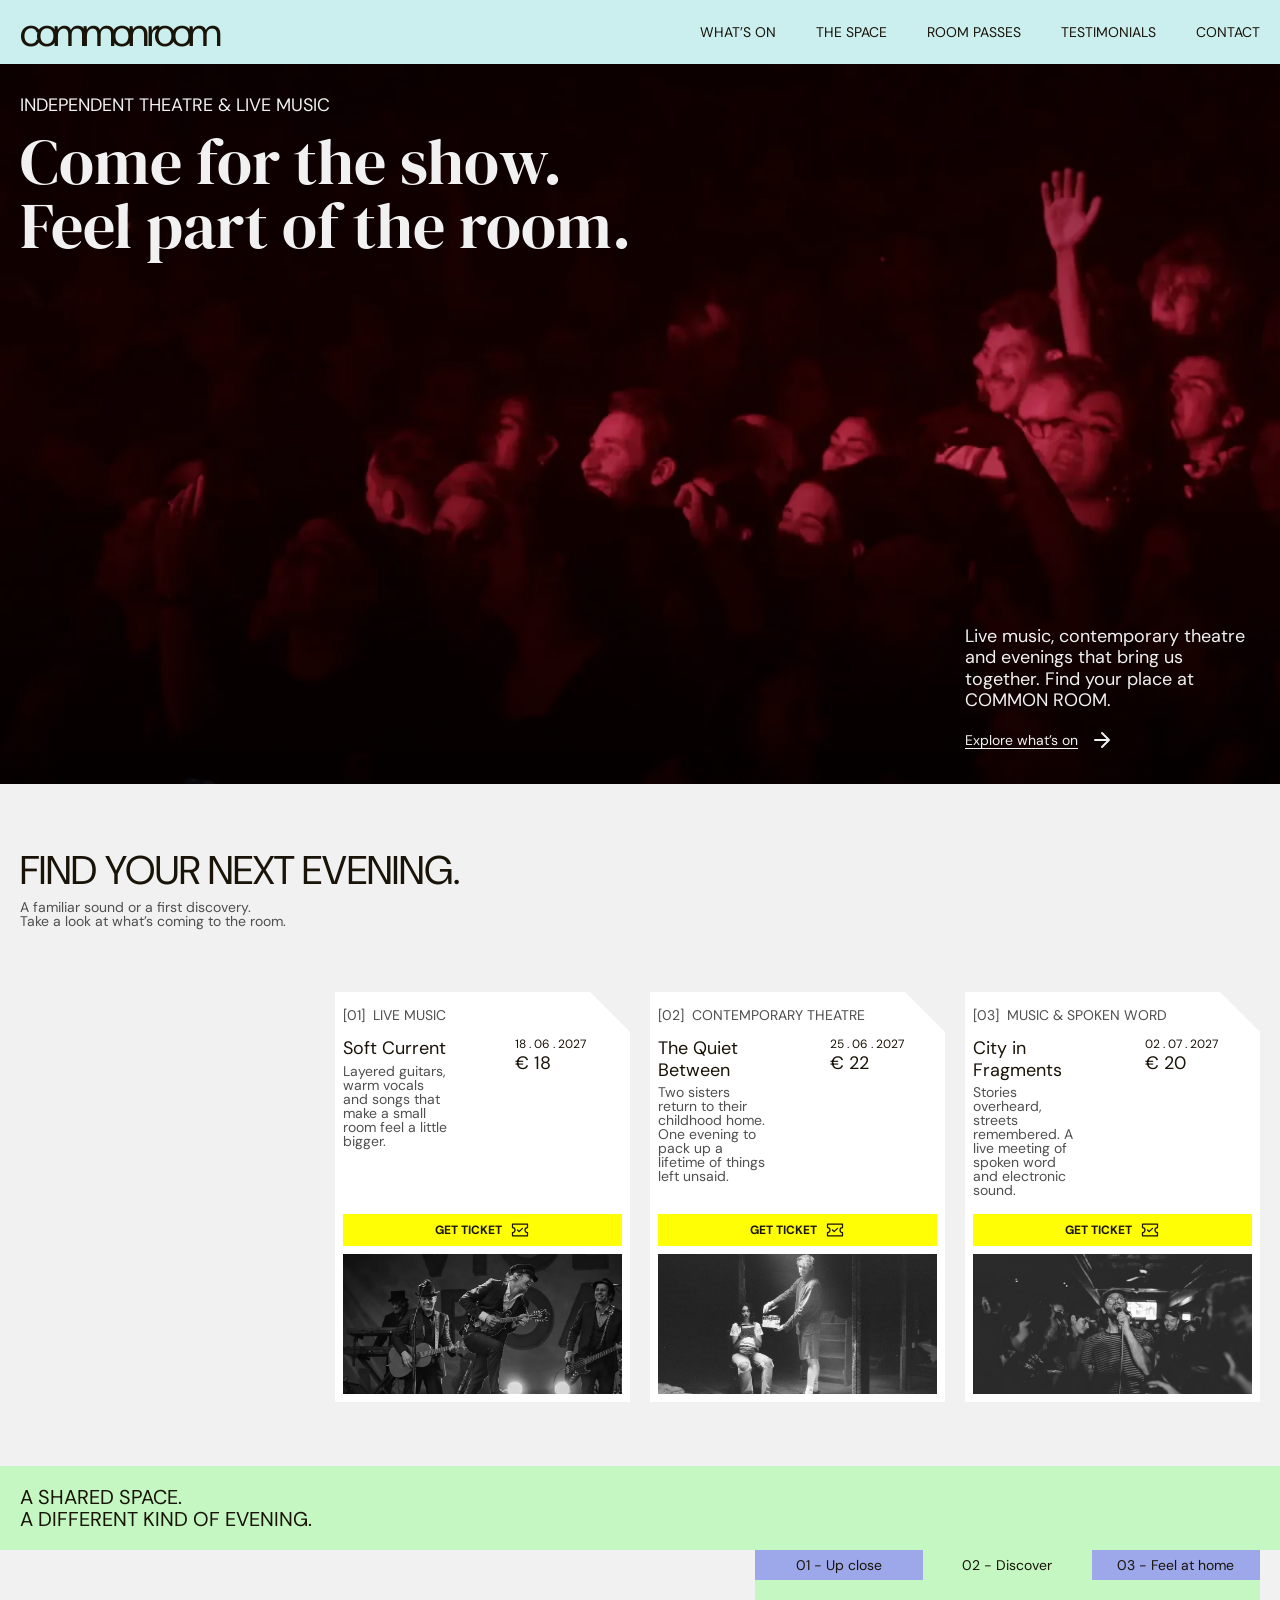
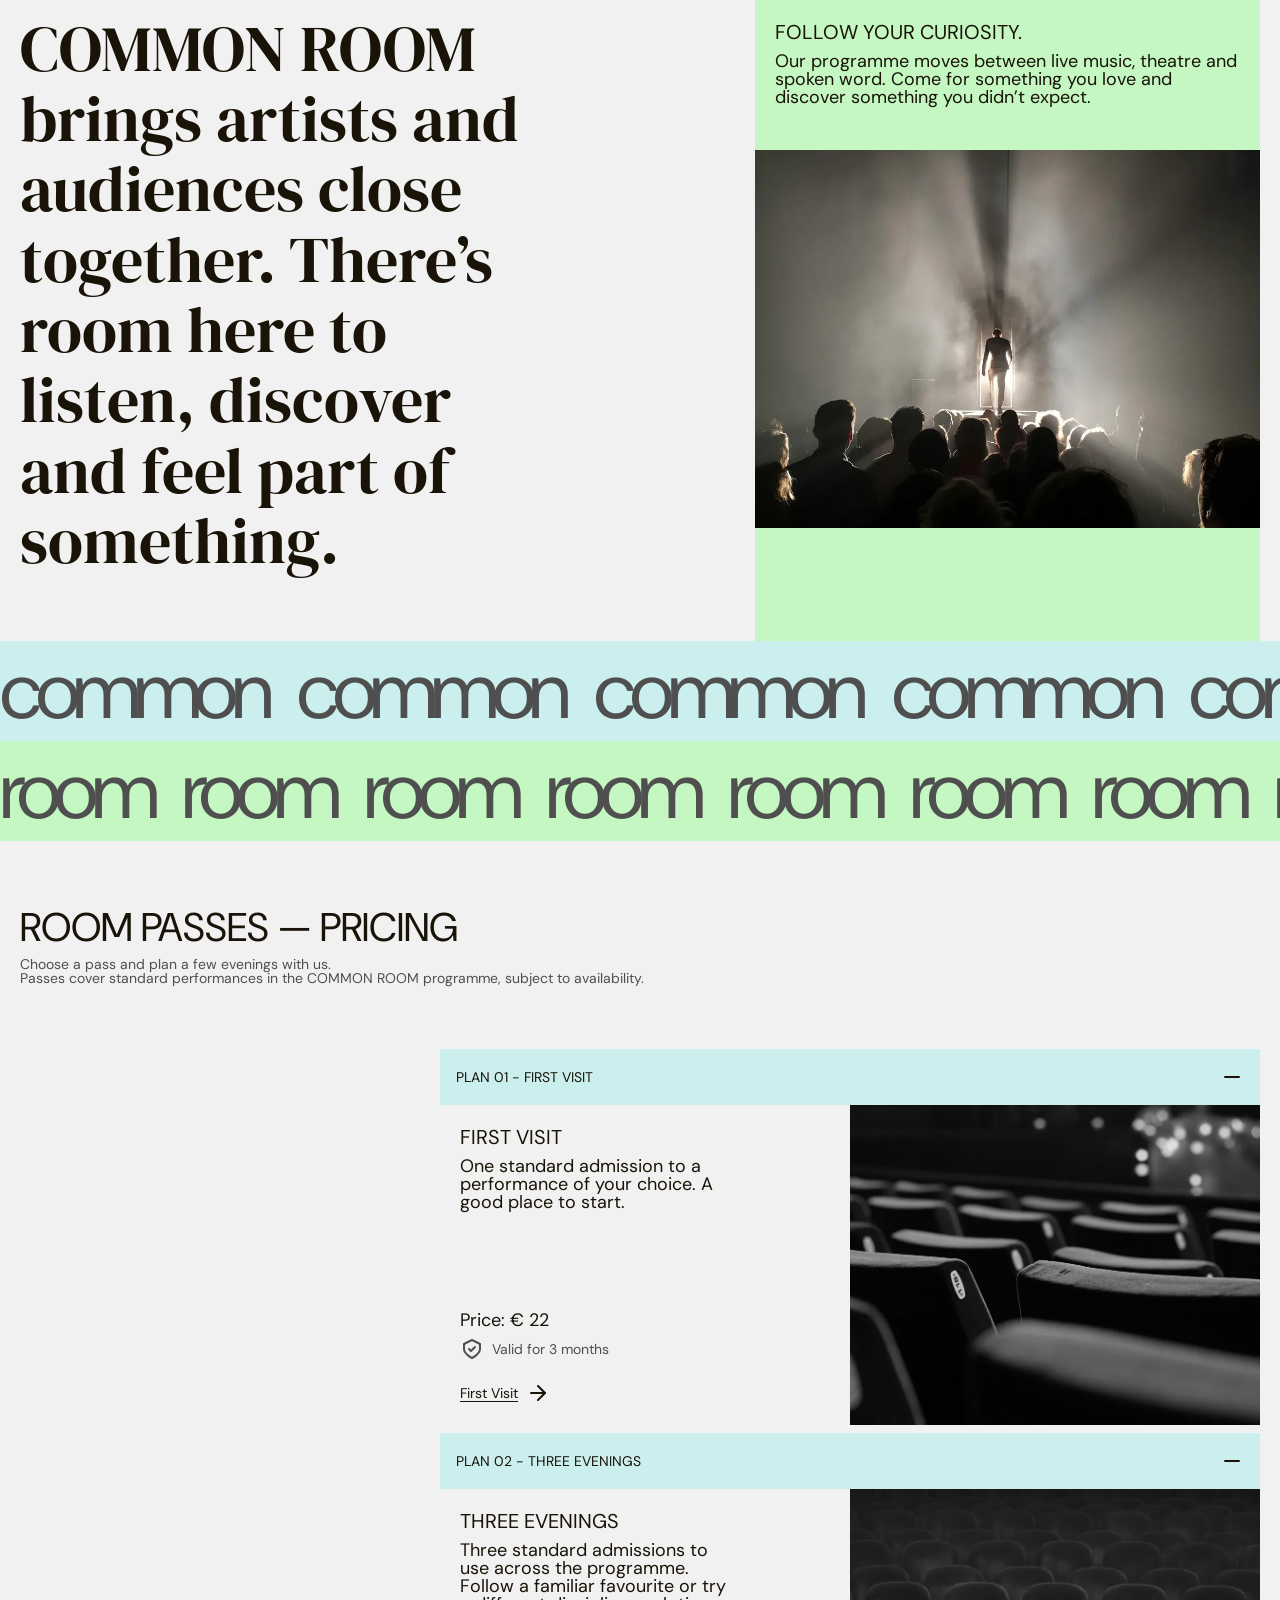
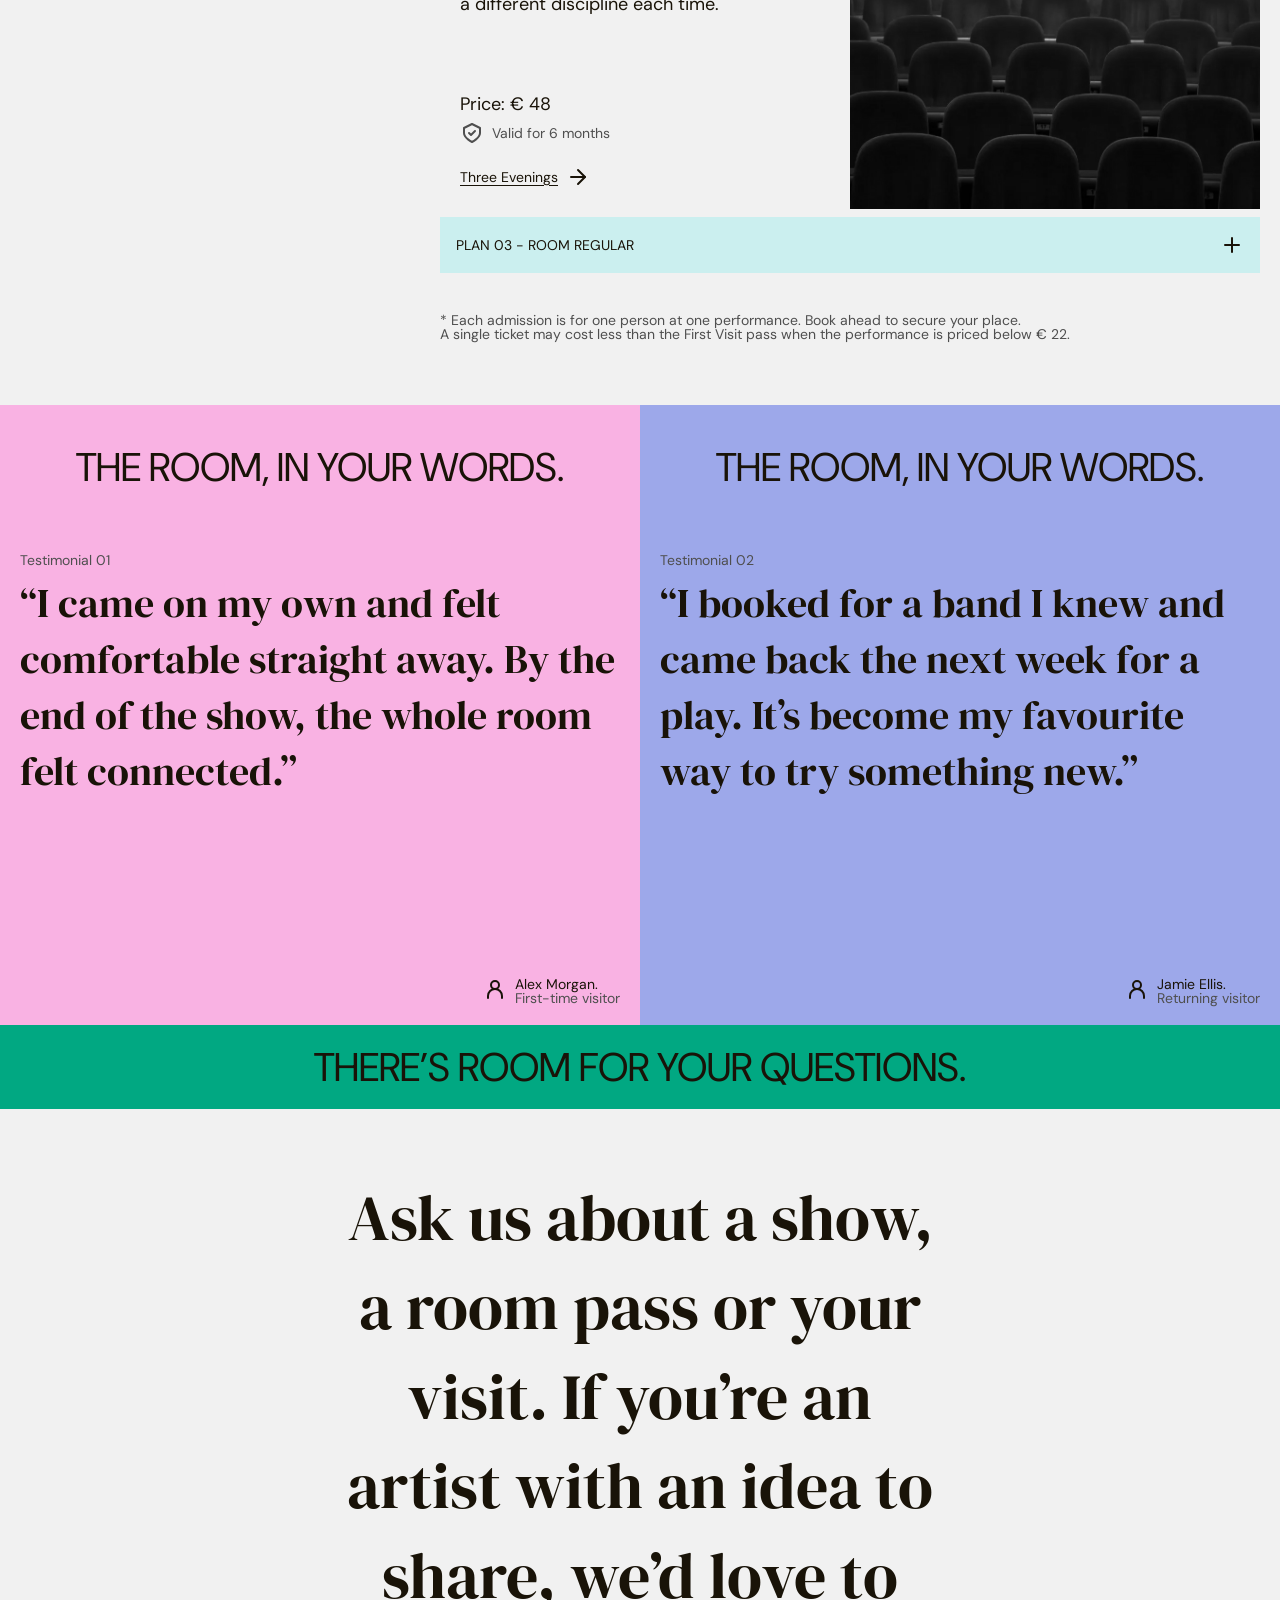
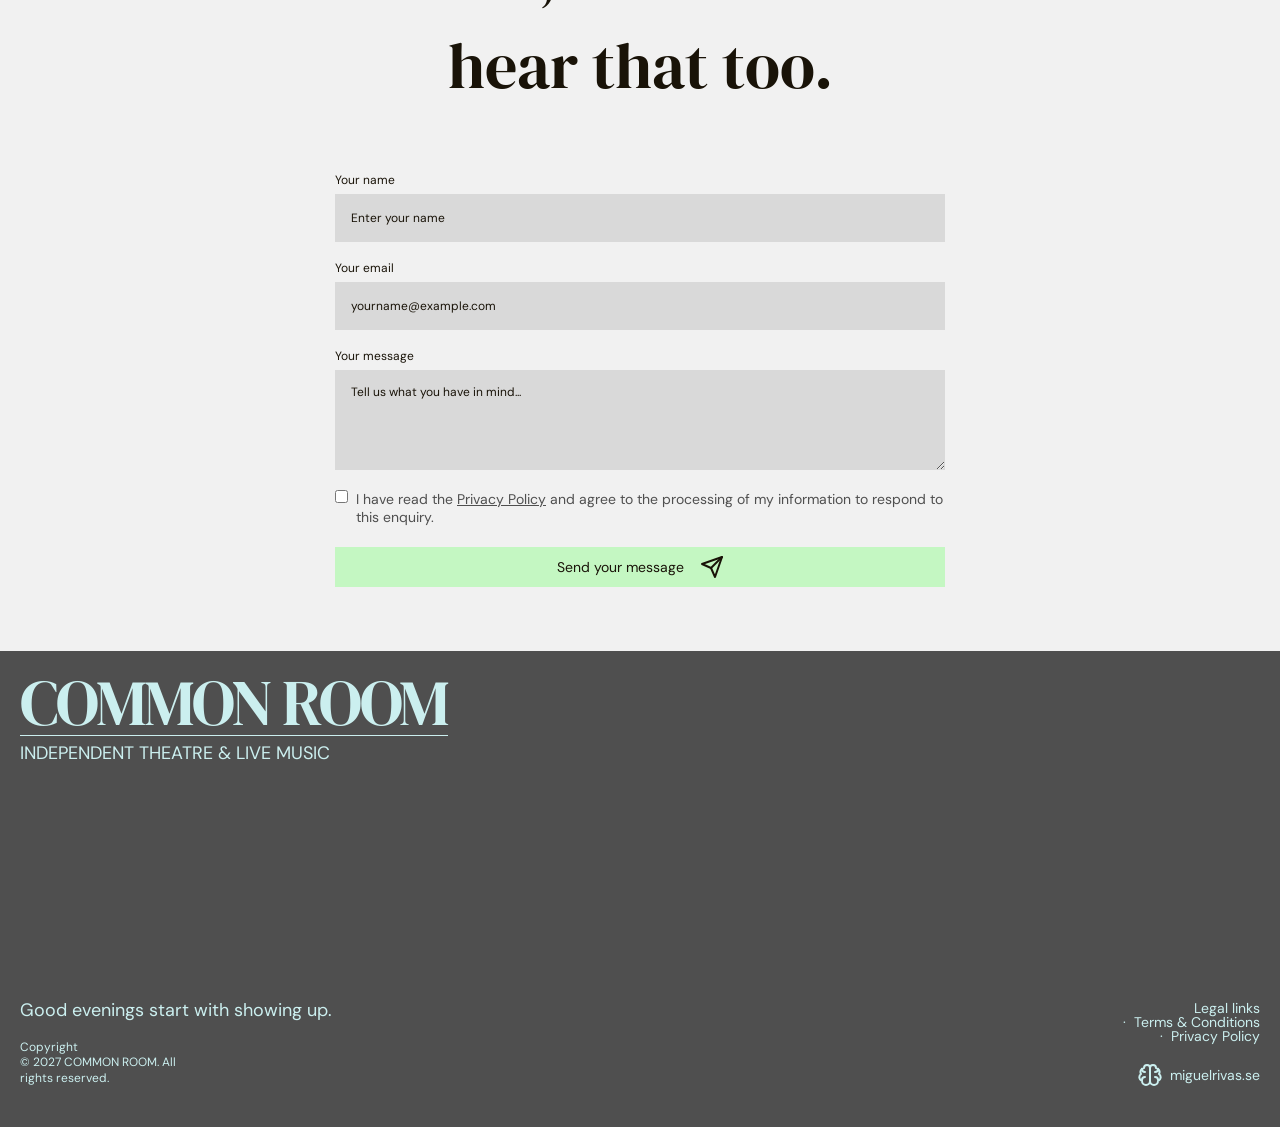
<file: modulos/m8-WebResponsive/miguel-rivas/common-room/index.html>
<!doctype html>
<html lang="en">

<head>
  <meta charset="utf-8">
  <meta name="viewport" content="width=device-width, initial-scale=1">
  <meta name="theme-color" content="#cbeFEF">
  <meta name="description" content="Common Room is an independent home for theatre, music and good company.">
  <title>Common Room — Independent theatre & live music</title>
  <link rel="preconnect" href="https://fonts.googleapis.com">
  <link rel="preconnect" href="https://fonts.gstatic.com" crossorigin>
  <link href="https://fonts.googleapis.com/css2?family=DM+Sans:wght@400&family=DM+Serif+Display&display=swap"
    rel="stylesheet">
  <link rel="apple-touch-icon" sizes="180x180" href="assets/apple-touch-icon.png">
  <link rel="icon" href="assets/favicon.svg" type="image/svg+xml">
  <link rel="stylesheet" href="css/main.css">
</head>

<body>
  <!-- Cabecera y navegación -->
  <header class="header">
    <a class="logo" href="index.html" aria-label="Common Room home">common room</a>
    <nav aria-label="Main navigation" class="menu">
      <a href="#whats-on">What’s on</a>
      <a href="#the-space">The space</a>
      <a href="#passes">Room passes</a>
      <a href="#testimonials">Testimonials</a>
      <a href="#contact">Contact</a>
    </nav>

    <button class="mobile-button" type="button" popovertarget="mobile-menu" aria-label="Open menu">
      <svg aria-hidden="true" viewBox="0 0 24 24" fill="none" stroke="currentColor" stroke-width="2"
        stroke-linecap="round" stroke-linejoin="round">
        <path d="M4 6h16M4 12h16M4 18h16" />
      </svg>
    </button>
    <nav class="mobile-menu" id="mobile-menu" popover aria-label="Main navigation">
      <div class="mobile-menu-header">
        <div class="mobile-menu-brand">
          <span class="mobile-menu-logo" aria-hidden="true">common room</span>
          <span class="mobile-menu-tagline">Independent theatre &amp; live music</span>
        </div>
        <button class="mobile-button" type="button" popovertarget="mobile-menu" popovertargetaction="hide"
          aria-label="Close menu">
          <svg width="24" height="24" viewBox="0 0 24 24" fill="none" stroke="currentColor" stroke-width="2"
            stroke-linecap="round" stroke-linejoin="round">
            <path d="M18 6 6 18" />
            <path d="m6 6 12 12" />
          </svg>
        </button>
      </div>
      <ul class="mobile-menu-list">
        <li><a class="mobile-menu-link" href="#whats-on"><span aria-hidden="true">01 — </span><span>What’s on</span></a>
        </li>
        <li><a class="mobile-menu-link" href="#the-space"><span aria-hidden="true">02 — </span><span>The
              space</span></a></li>
        <li><a class="mobile-menu-link" href="#passes"><span aria-hidden="true">03 — </span><span>Room passes</span></a>
        </li>
        <li><a class="mobile-menu-link" href="#testimonials"><span aria-hidden="true">04 —
            </span><span>Testimonials</span></a></li>
        <li><a class="mobile-menu-link" href="#contact"><span aria-hidden="true">05 — </span><span>Contact</span></a>
        </li>
      </ul>
      <div class="mobile-menu-footer">
        <a class="mobile-menu-cta" href="#whats-on">Find your next show <svg aria-hidden="true" viewBox="0 0 24 24"
            fill="none" stroke="currentColor" stroke-width="2" stroke-linecap="round" stroke-linejoin="round">
            <path d="M5 12h14M12 5l7 7-7 7" />
          </svg></a>
        <span>2026</span>
      </div>
    </nav>
  </header>

  <!-- Contenido principal -->
  <main>
    <!-- Hero -->
    <section aria-labelledby="hero-title" class="hero">
      <img class="hero-poster" src="assets/images/hero-poster.webp" alt="" fetchpriority="high" width="1600" height="900">
      <video class="hero-video" poster="assets/images/hero-poster.webp" autoplay muted loop playsinline aria-hidden="true">
        <source src="assets/video/hero.mp4" type="video/mp4">
      </video>
      <div class="hero-content">
        <div class="hero-heading">
          <p class="eyebrow">INDEPENDENT THEATRE &amp; LIVE MUSIC</p>
          <h1 class="hero-title" id="hero-title">Come for the show.<br>Feel part of the room.</h1>
        </div>
        <div class="hero-info">
          <p>Live music, contemporary theatre and evenings that bring us together. Find your place at COMMON ROOM.</p>
          <a class="hero-link" href="#whats-on">Explore what’s on <svg aria-hidden="true" viewBox="0 0 24 24"
              fill="none" stroke="currentColor" stroke-width="2" stroke-linecap="round" stroke-linejoin="round">
              <path d="M5 12h14M12 5l7 7-7 7" />
            </svg></a>
        </div>
      </div>
    </section>


    <!-- Próximas actuaciones -->
    <section id="whats-on" aria-labelledby="whats-on-title">
      <div class="section-heading">
        <h2 id="whats-on-title">Find your next evening.</h2>
        <span class="text-small">A familiar sound or a first discovery.
          <br /> Take a look at what’s coming to the room.</span>
      </div>
      <div class="grid product-list">
        <a class="product-card" href="pdp.html" aria-label="Get ticket for Soft Current">
          <div class="product-content">
            <span class="text-small">[01]&nbsp; LIVE MUSIC</span>
            <div class="product-details">
              <div class="product-description">
                <h3>Soft Current</h3>
                <p>Layered guitars, warm vocals and songs that make a small room feel a little bigger.</p>
              </div>
              <div class="product-meta">
                <time datetime="2027-06-18">18 . 06 . 2027</time>
                <p>€ 18</p>
              </div>
            </div>
            <div>
              <span class="product-button">Get ticket <svg aria-hidden="true" viewBox="0 0 24 24" fill="none"
                  stroke="currentColor" stroke-width="1.5" stroke-linecap="round" stroke-linejoin="round">
                  <path d="M3 5h18v4a3 3 0 0 0 0 6v4H3v-4a3 3 0 0 0 0-6V5Z" />
                  <path d="m9 12 2 2 4-4" />
                </svg></span>
              <img class="product-image" src="assets/images/card.webp" alt="Musicians performing live on stage"
                loading="lazy" width="960" height="640">
            </div>
          </div>
        </a>
        <a class="product-card" href="pdp.html" aria-label="Get ticket for The Quiet Between">
          <div class="product-content">
            <span class="text-small">[02]&nbsp; CONTEMPORARY THEATRE</span>
            <div class="product-details">
              <div class="product-description">
                <h3>The Quiet Between</h3>
                <p>Two sisters return to their childhood home. One evening to pack up a lifetime of things left unsaid.
                </p>
              </div>
              <div class="product-meta">
                <time datetime="2027-06-25">25 . 06 . 2027</time>
                <p>€ 22</p>
              </div>
            </div>
            <div>
              <span class="product-button">Get ticket <svg aria-hidden="true" viewBox="0 0 24 24" fill="none"
                  stroke="currentColor" stroke-width="1.5" stroke-linecap="round" stroke-linejoin="round">
                  <path d="M3 5h18v4a3 3 0 0 0 0 6v4H3v-4a3 3 0 0 0 0-6V5Z" />
                  <path d="m9 12 2 2 4-4" />
                </svg></span>
              <img class="product-image" src="assets/images/card2.webp" alt="Two performers on a theatre stage"
                loading="lazy" width="960" height="783">
            </div>
          </div>
        </a>
        <a class="product-card" href="pdp.html" aria-label="Get ticket for City in Fragments">
          <div class="product-content">
            <span class="text-small">[03]&nbsp; MUSIC &amp; SPOKEN WORD</span>
            <div class="product-details">
              <div class="product-description">
                <h3>City in Fragments</h3>
                <p>Stories overheard, streets remembered. A live meeting of spoken word and electronic sound.</p>
              </div>
              <div class="product-meta">
                <time datetime="2027-07-02">02 . 07 . 2027</time>
                <p>€ 20</p>
              </div>
            </div>
            <div>
              <span class="product-button">Get ticket <svg aria-hidden="true" viewBox="0 0 24 24" fill="none"
                  stroke="currentColor" stroke-width="1.5" stroke-linecap="round" stroke-linejoin="round">
                  <path d="M3 5h18v4a3 3 0 0 0 0 6v4H3v-4a3 3 0 0 0 0-6V5Z" />
                  <path d="m9 12 2 2 4-4" />
                </svg></span>
              <img class="product-image" src="assets/images/card3.webp" alt="A performer singing into a microphone"
                loading="lazy" width="960" height="640">
            </div>
          </div>
        </a>
      </div>
    </section>


    <!-- The space: información y opciones -->
    <section id="the-space" aria-labelledby="space-title">
      <h2 class="about-heading" id="space-title">A shared space.<br>A different kind of evening.</h2>
      <div class="grid about">
        <p class="about-intro">COMMON ROOM brings artists and audiences close together. There’s room here to listen,
          discover and feel part of something.</p>
        <fieldset class="about-features">
          <legend class="about-legend">Explore the space</legend>
          <input class="about-radio" type="radio" name="about-feature" id="feature-1">
          <input class="about-radio" type="radio" name="about-feature" id="feature-2" checked>
          <input class="about-radio" type="radio" name="about-feature" id="feature-3">
          <div class="about-options">
            <label class="about-option" for="feature-1">01 - Up close</label>
            <label class="about-option" for="feature-2">02 - Discover</label>
            <label class="about-option" for="feature-3">03 - Feel at home</label>
          </div>
          <div class="about-panel" id="feature-panel-1">
            <h3>Closer to the performance.</h3>
            <p>A small venue where you can catch the quiet moments, see the expressions and feel the energy travel
              across the room.</p>
          </div>
          <div class="about-panel" id="feature-panel-2">
            <h3>Follow your curiosity.</h3>
            <p>Our programme moves between live music, theatre and spoken word. Come for something you love and discover
              something you didn’t expect.</p>
          </div>
          <div class="about-panel" id="feature-panel-3">
            <h3>Make yourself at home.</h3>
            <p>Come on your own or bring someone along. Our team is here to welcome you and help you settle in before
              the lights go down.</p>
          </div>
          <video class="about-video" id="about-video-1" autoplay muted loop playsinline preload="none"
            poster="assets/images/about1.webp" aria-hidden="true">
            <source src="assets/video/about1.mp4" type="video/mp4">
          </video>
          <video class="about-video" id="about-video-2" autoplay muted loop playsinline preload="none"
            poster="assets/images/about2.webp" aria-hidden="true">
            <source src="assets/video/about2.mp4" type="video/mp4">
          </video>
          <video class="about-video" id="about-video-3" autoplay muted loop playsinline preload="none"
            poster="assets/images/about3.webp" aria-hidden="true">
            <source src="assets/video/about3.mp4" type="video/mp4">
          </video>
        </fieldset>
      </div>
    </section>

    <!-- Marquees -->
    <div class="marquees" aria-hidden="true">
      <div class="marquee marquee-common">
        <div class="marquee-track">
          <span class="marquee-text">common common common common common common common common common common common common
            common common common common</span>
          <span class="marquee-text">common common common common common common common common common common common common
            common common common common</span>
        </div>
      </div>
      <div class="marquee marquee-room">
        <div class="marquee-track">
          <span class="marquee-text">room room room room room room room room room room room room room room room
            room</span>
          <span class="marquee-text">room room room room room room room room room room room room room room room
            room</span>
        </div>
      </div>
    </div>

    <!-- Room passes: planes y precios -->
    <section id="passes" aria-labelledby="passes-title">
      <div class="section-heading">
        <h2 id="passes-title">Room passes — Pricing</h2>
        <span class="text-small">Choose a pass and plan a few evenings with us. <br /> Passes cover standard
          performances in the COMMON ROOM programme, subject to availability.</span>
      </div>
      <div class="grid passes">
        <div class="passes-list">
          <details class="pass" open>
            <summary class="pass-summary"><span>Plan 01<span class="pass-label"> - First Visit</span></span><svg
                class="pass-plus" aria-hidden="true" width="24" height="24" viewBox="0 0 24 24" fill="none"
                stroke="currentColor" stroke-width="2" stroke-linecap="round" stroke-linejoin="round">
                <path d="M5 12h14" />
                <path d="M12 5v14" />
              </svg><svg class="pass-minus" aria-hidden="true" width="24" height="24" viewBox="0 0 24 24" fill="none"
                stroke="currentColor" stroke-width="2" stroke-linecap="round" stroke-linejoin="round">
                <path d="M5 12h14" />
              </svg></summary>
            <div class="pass-content">
              <div class="pass-info">
                <div class="pass-description">
                  <h3>First Visit</h3>
                  <p>One standard admission to a performance of your choice. A good place to start.</p>
                </div>
                <div class="pass-price">
                  <p>Price: € 22</p>
                  <span class="pass-valid text-small"><svg class="pass-shield" aria-hidden="true" width="24" height="24"
                      viewBox="0 0 24 24" fill="none" stroke="currentColor" stroke-width="2" stroke-linecap="round"
                      stroke-linejoin="round">
                      <path d="M12 3 4 7v5c0 5 8 9 8 9s8-4 8-9V7l-8-4Z" />
                      <path d="m9 12 2 2 4-4" />
                    </svg>Valid for 3 months</span>
                </div>
              </div>
              <img class="pass-media" src="assets/images/plan1.webp" alt="Theatre seating" loading="lazy" width="1200" height="675">
              <a class="pass-link" href="#contact">First Visit<svg class="pass-arrow" aria-hidden="true" width="24"
                  height="24" viewBox="0 0 24 24" fill="none" stroke="currentColor" stroke-width="2"
                  stroke-linecap="round" stroke-linejoin="round">
                  <path d="M5 12h14" />
                  <path d="m12 5 7 7-7 7" />
                </svg></a>
            </div>
          </details>
          <details class="pass" open>
            <summary class="pass-summary"><span>Plan 02<span class="pass-label"> - Three Evenings</span></span><svg
                class="pass-plus" aria-hidden="true" width="24" height="24" viewBox="0 0 24 24" fill="none"
                stroke="currentColor" stroke-width="2" stroke-linecap="round" stroke-linejoin="round">
                <path d="M5 12h14" />
                <path d="M12 5v14" />
              </svg><svg class="pass-minus" aria-hidden="true" width="24" height="24" viewBox="0 0 24 24" fill="none"
                stroke="currentColor" stroke-width="2" stroke-linecap="round" stroke-linejoin="round">
                <path d="M5 12h14" />
              </svg></summary>
            <div class="pass-content">
              <div class="pass-info">
                <div class="pass-description">
                  <h3>Three Evenings</h3>
                  <p>Three standard admissions to use across the programme. Follow a familiar favourite or try a
                    different discipline each time.</p>
                </div>
                <div class="pass-price">
                  <p>Price: € 48</p>
                  <span class="pass-valid text-small"><svg class="pass-shield" aria-hidden="true" width="24" height="24"
                      viewBox="0 0 24 24" fill="none" stroke="currentColor" stroke-width="2" stroke-linecap="round"
                      stroke-linejoin="round">
                      <path d="M12 3 4 7v5c0 5 8 9 8 9s8-4 8-9V7l-8-4Z" />
                      <path d="m9 12 2 2 4-4" />
                    </svg>Valid for 6 months</span>
                </div>
              </div>
              <img class="pass-media" src="assets/images/plan2.webp" alt="Theatre seating" loading="lazy" width="1200" height="675">
              <a class="pass-link" href="#contact">Three Evenings<svg class="pass-arrow" aria-hidden="true" width="24"
                  height="24" viewBox="0 0 24 24" fill="none" stroke="currentColor" stroke-width="2"
                  stroke-linecap="round" stroke-linejoin="round">
                  <path d="M5 12h14" />
                  <path d="m12 5 7 7-7 7" />
                </svg></a>
            </div>
          </details>
          <details class="pass">
            <summary class="pass-summary"><span>Plan 03<span class="pass-label"> - Room Regular</span></span><svg
                class="pass-plus" aria-hidden="true" width="24" height="24" viewBox="0 0 24 24" fill="none"
                stroke="currentColor" stroke-width="2" stroke-linecap="round" stroke-linejoin="round">
                <path d="M5 12h14" />
                <path d="M12 5v14" />
              </svg><svg class="pass-minus" aria-hidden="true" width="24" height="24" viewBox="0 0 24 24" fill="none"
                stroke="currentColor" stroke-width="2" stroke-linecap="round" stroke-linejoin="round">
                <path d="M5 12h14" />
              </svg></summary>
            <div class="pass-content">
              <div class="pass-info">
                <div class="pass-description">
                  <h3>Room Regular</h3>
                  <p>Six standard admissions for a season of discoveries. Keep a few evenings in your calendar for
                    something live.</p>
                </div>
                <div class="pass-price">
                  <p>Price: € 84</p>
                  <span class="pass-valid text-small"><svg class="pass-shield" aria-hidden="true" width="24" height="24"
                      viewBox="0 0 24 24" fill="none" stroke="currentColor" stroke-width="2" stroke-linecap="round"
                      stroke-linejoin="round">
                      <path d="M12 3 4 7v5c0 5 8 9 8 9s8-4 8-9V7l-8-4Z" />
                      <path d="m9 12 2 2 4-4" />
                    </svg>Valid for 6 months</span>
                </div>
              </div>
              <video class="pass-media" autoplay muted loop playsinline preload="none" aria-hidden="true">
                <source src="assets/video/plan3.mp4" type="video/mp4">
              </video>
              <a class="pass-link" href="#contact">Room Regular<svg class="pass-arrow" aria-hidden="true" width="24"
                  height="24" viewBox="0 0 24 24" fill="none" stroke="currentColor" stroke-width="2"
                  stroke-linecap="round" stroke-linejoin="round">
                  <path d="M5 12h14" />
                  <path d="m12 5 7 7-7 7" />
                </svg></a>
            </div>
          </details>
        </div>
        <p class="passes-note">* Each admission is for one person at one performance. Book ahead to secure your place.
          <br /> A single ticket may cost less than the First Visit pass when the performance is priced below € 22.
        </p>
      </div>
    </section>


    <!-- Testimonios -->
    <section class="grid testimonials" id="testimonials" aria-labelledby="testimonials-title">
      <article class="testimonial">
        <h2 id="testimonials-title">The room, in your words.</h2>
        <div class="testimonial-content">
          <span class="text-small">Testimonial 01</span>
          <blockquote class="testimonial-quote">“I came on my own and felt comfortable straight away. By the end of the
            show, the whole room felt connected.”</blockquote>
        </div>
        <div class="testimonial-author">
          <svg aria-hidden="true" width="24" height="24" viewBox="0 0 24 24" fill="none" stroke="currentColor"
            stroke-width="2" stroke-linecap="round" stroke-linejoin="round">
            <circle cx="12" cy="8" r="4" />
            <path d="M5 21v-2a7 7 0 0 1 14 0v2" />
          </svg>
          <div class="testimonial-name">
            <span>Alex Morgan.</span>
            <span class="text-small">First-time visitor</span>
          </div>
        </div>
      </article>
      <article class="testimonial">
        <h2>The room, in your words.</h2>
        <div class="testimonial-content">
          <span class="text-small">Testimonial 02</span>
          <blockquote class="testimonial-quote">“I booked for a band I knew and came back the next week for a play. It’s
            become my favourite way to try something new.”</blockquote>
        </div>
        <div class="testimonial-author">
          <svg aria-hidden="true" width="24" height="24" viewBox="0 0 24 24" fill="none" stroke="currentColor"
            stroke-width="2" stroke-linecap="round" stroke-linejoin="round">
            <circle cx="12" cy="8" r="4" />
            <path d="M5 21v-2a7 7 0 0 1 14 0v2" />
          </svg>
          <div class="testimonial-name">
            <span>Jamie Ellis.</span>
            <span class="text-small">Returning visitor</span>
          </div>
        </div>
      </article>
    </section>


    <!-- Formulario de contacto -->
    <section class="contact" id="contact" aria-labelledby="contact-title">
      <h2 class="contact-heading" id="contact-title">There’s room for your questions.</h2>
      <div class="grid contact-content">
        <p class="contact-intro">Ask us about a show, a room pass or your visit. If you’re an artist with an idea to
          share, we’d love to hear that too.</p>
        <form class="contact-form" action="#contact" method="get">
          <div class="form-field">
            <label for="contact-name">Your name</label>
            <input id="contact-name" name="name" type="text" autocomplete="name" placeholder="Enter your name" required>
          </div>
          <div class="form-field">
            <label for="contact-email">Your email</label>
            <input id="contact-email" name="email" type="email" autocomplete="email" placeholder="yourname@example.com"
              required>
          </div>
          <div class="form-field">
            <label for="contact-message">Your message</label>
            <textarea id="contact-message" name="message" rows="4" placeholder="Tell us what you have in mind..."
              required></textarea>
          </div>
          <label class="form-consent text-small">
            <input type="checkbox" name="privacy-consent" required>
            <span>I have read the <a href="#privacy-policy">Privacy Policy</a> and agree to the processing of my
              information to respond to this enquiry.</span>
          </label>
          <button class="form-button" type="submit">Send your message
            <svg aria-hidden="true" width="24" height="24" viewBox="0 0 24 24" fill="none" stroke="currentColor"
              stroke-width="2" stroke-linecap="round" stroke-linejoin="round">
              <path d="m22 2-7 20-4-9-9-4 20-7Z" />
              <path d="M22 2 11 13" />
            </svg>
          </button>
        </form>
      </div>
    </section>
  </main>



  <!-- Footer -->
  <footer class="grid footer">
    <div class="footer-brand">
      <a class="footer-logo" href="index.html">COMMON ROOM</a>
      <span class="footer-tagline">Independent theatre &amp; live music</span>
    </div>
    <p class="footer-line">Good evenings start with showing up.</p>
    <div class="footer-copyright">
      <span>Copyright</span>
      <span>© 2027 COMMON ROOM. All rights reserved.</span>
    </div>
    <div class="footer-links">
      <nav class="footer-legal" aria-label="Footer navigation">
        <span>Legal links</span>
        <a href="#terms">· &nbsp;Terms &amp; Conditions</a>
        <a href="#privacy-policy">· &nbsp;Privacy Policy</a>
      </nav>
      <a class="footer-credit" href="https://miguelrivas.se">
        <svg aria-hidden="true" width="24" height="24" viewBox="0 0 24 24" fill="none" stroke="currentColor"
          stroke-width="2" stroke-linecap="round" stroke-linejoin="round">
          <path d="M12 18V5a3 3 0 0 0-6 0 4 4 0 0 0-3 6 4 4 0 0 0 1 7 4 4 0 0 0 8 0Z" />
          <path
            d="M12 5a3 3 0 0 1 6 0 4 4 0 0 1 3 6 4 4 0 0 1-1 7 4 4 0 0 1-8 0M7 9a3 3 0 0 1-3-3m13 3a3 3 0 0 0 3-3M7 14a3 3 0 0 0-3 3m13-3a3 3 0 0 1 3 3" />
        </svg>
        <span>miguelrivas.se</span>
      </a>
    </div>
  </footer>
</body>

</html>
</file>
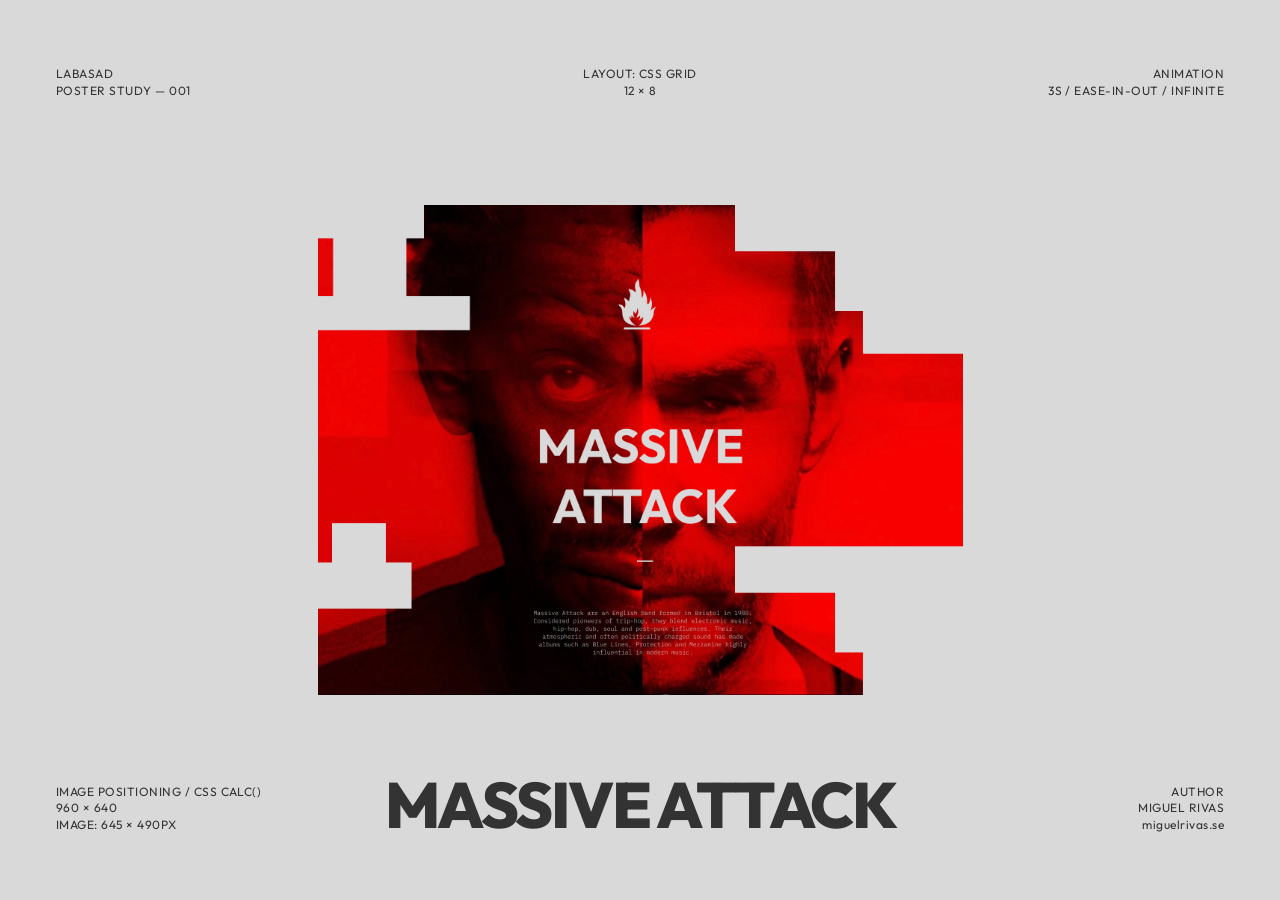
<file: modulos/m7-AnimacionCss/miguel-rivas/tarea-final/poster1/index.html>
<!DOCTYPE html>
<html lang="es">

<head>
  <meta charset="UTF-8">
  <meta name="viewport" content="width=device-width, initial-scale=1.0">
  <title>Floating Grid</title>
  <link rel="preconnect" href="https://fonts.googleapis.com">
  <link rel="preconnect" href="https://fonts.gstatic.com" crossorigin>
  <link href="https://fonts.googleapis.com/css2?family=Outfit:wght@100..900&display=swap" rel="stylesheet">
  <link rel="stylesheet" href="styles.css">
</head>

<body>
  <main aria-label="Composición animada">

    <section class="grid">
      <div class="cell" style="--col: 1; --row: 1"><img src="image.webp" alt=""></div>
      <div class="cell" style="--col: 2; --row: 1"><img src="image.webp" alt=""></div>
      <div class="cell" style="--col: 3; --row: 1"><img src="image.webp" alt=""></div>
      <div class="cell" style="--col: 4; --row: 1"><img src="image.webp" alt=""></div>
      <div class="cell" style="--col: 5; --row: 1"><img src="image.webp" alt=""></div>
      <div class="cell" style="--col: 6; --row: 1"><img src="image.webp" alt=""></div>
      <div class="cell" style="--col: 7; --row: 1"><img src="image.webp" alt=""></div>
      <div class="cell" style="--col: 8; --row: 1"><img src="image.webp" alt=""></div>
      <div class="cell" style="--col: 9; --row: 1"><img src="image.webp" alt=""></div>
      <div class="cell" style="--col: 10; --row: 1"><img src="image.webp" alt=""></div>
      <div class="cell" style="--col: 11; --row: 1"><img src="image.webp" alt=""></div>
      <div class="cell" style="--col: 12; --row: 1"><img src="image.webp" alt=""></div>
      <div class="cell" style="--col: 1; --row: 2"><img src="image.webp" alt=""></div>
      <div class="cell" style="--col: 2; --row: 2"><img src="image.webp" alt=""></div>
      <div class="cell" style="--col: 3; --row: 2"><img src="image.webp" alt=""></div>
      <div class="cell" style="--col: 4; --row: 2"><img src="image.webp" alt=""></div>
      <div class="cell" style="--col: 5; --row: 2"><img src="image.webp" alt=""></div>
      <div class="cell" style="--col: 6; --row: 2"><img src="image.webp" alt=""></div>
      <div class="cell" style="--col: 7; --row: 2"><img src="image.webp" alt=""></div>
      <div class="cell" style="--col: 8; --row: 2"><img src="image.webp" alt=""></div>
      <div class="cell" style="--col: 9; --row: 2"><img src="image.webp" alt=""></div>
      <div class="cell" style="--col: 10; --row: 2"><img src="image.webp" alt=""></div>
      <div class="cell" style="--col: 11; --row: 2"><img src="image.webp" alt=""></div>
      <div class="cell" style="--col: 12; --row: 2"><img src="image.webp" alt=""></div>
      <div class="cell" style="--col: 1; --row: 3"><img src="image.webp" alt=""></div>
      <div class="cell" style="--col: 2; --row: 3"><img src="image.webp" alt=""></div>
      <div class="cell" style="--col: 3; --row: 3"><img src="image.webp" alt=""></div>
      <div class="cell" style="--col: 4; --row: 3"><img src="image.webp" alt=""></div>
      <div class="cell" style="--col: 5; --row: 3"><img src="image.webp" alt=""></div>
      <div class="cell" style="--col: 6; --row: 3"><img src="image.webp" alt=""></div>
      <div class="cell" style="--col: 7; --row: 3"><img src="image.webp" alt=""></div>
      <div class="cell" style="--col: 8; --row: 3"><img src="image.webp" alt=""></div>
      <div class="cell" style="--col: 9; --row: 3"><img src="image.webp" alt=""></div>
      <div class="cell" style="--col: 10; --row: 3"><img src="image.webp" alt=""></div>
      <div class="cell" style="--col: 11; --row: 3"><img src="image.webp" alt=""></div>
      <div class="cell" style="--col: 12; --row: 3"><img src="image.webp" alt=""></div>
      <div class="cell" style="--col: 1; --row: 4"><img src="image.webp" alt=""></div>
      <div class="cell" style="--col: 2; --row: 4"><img src="image.webp" alt=""></div>
      <div class="cell" style="--col: 3; --row: 4"><img src="image.webp" alt=""></div>
      <div class="cell" style="--col: 4; --row: 4"><img src="image.webp" alt=""></div>
      <div class="cell" style="--col: 5; --row: 4"><img src="image.webp" alt=""></div>
      <div class="cell" style="--col: 6; --row: 4"><img src="image.webp" alt=""></div>
      <div class="cell" style="--col: 7; --row: 4"><img src="image.webp" alt=""></div>
      <div class="cell" style="--col: 8; --row: 4"><img src="image.webp" alt=""></div>
      <div class="cell" style="--col: 9; --row: 4"><img src="image.webp" alt=""></div>
      <div class="cell" style="--col: 10; --row: 4"><img src="image.webp" alt=""></div>
      <div class="cell" style="--col: 11; --row: 4"><img src="image.webp" alt=""></div>
      <div class="cell" style="--col: 12; --row: 4"><img src="image.webp" alt=""></div>
      <div class="cell" style="--col: 1; --row: 5"><img src="image.webp" alt=""></div>
      <div class="cell" style="--col: 2; --row: 5"><img src="image.webp" alt=""></div>
      <div class="cell" style="--col: 3; --row: 5"><img src="image.webp" alt=""></div>
      <div class="cell" style="--col: 4; --row: 5"><img src="image.webp" alt=""></div>
      <div class="cell" style="--col: 5; --row: 5"><img src="image.webp" alt=""></div>
      <div class="cell" style="--col: 6; --row: 5"><img src="image.webp" alt=""></div>
      <div class="cell" style="--col: 7; --row: 5"><img src="image.webp" alt=""></div>
      <div class="cell" style="--col: 8; --row: 5"><img src="image.webp" alt=""></div>
      <div class="cell" style="--col: 9; --row: 5"><img src="image.webp" alt=""></div>
      <div class="cell" style="--col: 10; --row: 5"><img src="image.webp" alt=""></div>
      <div class="cell" style="--col: 11; --row: 5"><img src="image.webp" alt=""></div>
      <div class="cell" style="--col: 12; --row: 5"><img src="image.webp" alt=""></div>
      <div class="cell" style="--col: 1; --row: 6"><img src="image.webp" alt=""></div>
      <div class="cell" style="--col: 2; --row: 6"><img src="image.webp" alt=""></div>
      <div class="cell" style="--col: 3; --row: 6"><img src="image.webp" alt=""></div>
      <div class="cell" style="--col: 4; --row: 6"><img src="image.webp" alt=""></div>
      <div class="cell" style="--col: 5; --row: 6"><img src="image.webp" alt=""></div>
      <div class="cell" style="--col: 6; --row: 6"><img src="image.webp" alt=""></div>
      <div class="cell" style="--col: 7; --row: 6"><img src="image.webp" alt=""></div>
      <div class="cell" style="--col: 8; --row: 6"><img src="image.webp" alt=""></div>
      <div class="cell" style="--col: 9; --row: 6"><img src="image.webp" alt=""></div>
      <div class="cell" style="--col: 10; --row: 6"><img src="image.webp" alt=""></div>
      <div class="cell" style="--col: 11; --row: 6"><img src="image.webp" alt=""></div>
      <div class="cell" style="--col: 12; --row: 6"><img src="image.webp" alt=""></div>
      <div class="cell" style="--col: 1; --row: 7"><img src="image.webp" alt=""></div>
      <div class="cell" style="--col: 2; --row: 7"><img src="image.webp" alt=""></div>
      <div class="cell" style="--col: 3; --row: 7"><img src="image.webp" alt=""></div>
      <div class="cell" style="--col: 4; --row: 7"><img src="image.webp" alt=""></div>
      <div class="cell" style="--col: 5; --row: 7"><img src="image.webp" alt=""></div>
      <div class="cell" style="--col: 6; --row: 7"><img src="image.webp" alt=""></div>
      <div class="cell" style="--col: 7; --row: 7"><img src="image.webp" alt=""></div>
      <div class="cell" style="--col: 8; --row: 7"><img src="image.webp" alt=""></div>
      <div class="cell" style="--col: 9; --row: 7"><img src="image.webp" alt=""></div>
      <div class="cell" style="--col: 10; --row: 7"><img src="image.webp" alt=""></div>
      <div class="cell" style="--col: 11; --row: 7"><img src="image.webp" alt=""></div>
      <div class="cell" style="--col: 12; --row: 7"><img src="image.webp" alt=""></div>
      <div class="cell" style="--col: 1; --row: 8"><img src="image.webp" alt=""></div>
      <div class="cell" style="--col: 2; --row: 8"><img src="image.webp" alt=""></div>
      <div class="cell" style="--col: 3; --row: 8"><img src="image.webp" alt=""></div>
      <div class="cell" style="--col: 4; --row: 8"><img src="image.webp" alt=""></div>
      <div class="cell" style="--col: 5; --row: 8"><img src="image.webp" alt=""></div>
      <div class="cell" style="--col: 6; --row: 8"><img src="image.webp" alt=""></div>
      <div class="cell" style="--col: 7; --row: 8"><img src="image.webp" alt=""></div>
      <div class="cell" style="--col: 8; --row: 8"><img src="image.webp" alt=""></div>
      <div class="cell" style="--col: 9; --row: 8"><img src="image.webp" alt=""></div>
      <div class="cell" style="--col: 10; --row: 8"><img src="image.webp" alt=""></div>
      <div class="cell" style="--col: 11; --row: 8"><img src="image.webp" alt=""></div>
      <div class="cell" style="--col: 12; --row: 8"><img src="image.webp" alt=""></div>
      <div class="cell" style="--col: 1; --row: 9"><img src="image.webp" alt=""></div>
      <div class="cell" style="--col: 2; --row: 9"><img src="image.webp" alt=""></div>
      <div class="cell" style="--col: 3; --row: 9"><img src="image.webp" alt=""></div>
      <div class="cell" style="--col: 4; --row: 9"><img src="image.webp" alt=""></div>
      <div class="cell" style="--col: 5; --row: 9"><img src="image.webp" alt=""></div>
      <div class="cell" style="--col: 6; --row: 9"><img src="image.webp" alt=""></div>
      <div class="cell" style="--col: 7; --row: 9"><img src="image.webp" alt=""></div>
      <div class="cell" style="--col: 8; --row: 9"><img src="image.webp" alt=""></div>
      <div class="cell" style="--col: 9; --row: 9"><img src="image.webp" alt=""></div>
      <div class="cell" style="--col: 10; --row: 9"><img src="image.webp" alt=""></div>
      <div class="cell" style="--col: 11; --row: 9"><img src="image.webp" alt=""></div>
      <div class="cell" style="--col: 12; --row: 9"><img src="image.webp" alt=""></div>
      <div class="cell" style="--col: 1; --row: 10"><img src="image.webp" alt=""></div>
      <div class="cell" style="--col: 2; --row: 10"><img src="image.webp" alt=""></div>
      <div class="cell" style="--col: 3; --row: 10"><img src="image.webp" alt=""></div>
      <div class="cell" style="--col: 4; --row: 10"><img src="image.webp" alt=""></div>
      <div class="cell" style="--col: 5; --row: 10"><img src="image.webp" alt=""></div>
      <div class="cell" style="--col: 6; --row: 10"><img src="image.webp" alt=""></div>
      <div class="cell" style="--col: 7; --row: 10"><img src="image.webp" alt=""></div>
      <div class="cell" style="--col: 8; --row: 10"><img src="image.webp" alt=""></div>
      <div class="cell" style="--col: 9; --row: 10"><img src="image.webp" alt=""></div>
      <div class="cell" style="--col: 10; --row: 10"><img src="image.webp" alt=""></div>
      <div class="cell" style="--col: 11; --row: 10"><img src="image.webp" alt=""></div>
      <div class="cell" style="--col: 12; --row: 10"><img src="image.webp" alt=""></div>
      <div class="cell" style="--col: 1; --row: 11"><img src="image.webp" alt=""></div>
      <div class="cell" style="--col: 2; --row: 11"><img src="image.webp" alt=""></div>
      <div class="cell" style="--col: 3; --row: 11"><img src="image.webp" alt=""></div>
      <div class="cell" style="--col: 4; --row: 11"><img src="image.webp" alt=""></div>
      <div class="cell" style="--col: 5; --row: 11"><img src="image.webp" alt=""></div>
      <div class="cell" style="--col: 6; --row: 11"><img src="image.webp" alt=""></div>
      <div class="cell" style="--col: 7; --row: 11"><img src="image.webp" alt=""></div>
      <div class="cell" style="--col: 8; --row: 11"><img src="image.webp" alt=""></div>
      <div class="cell" style="--col: 9; --row: 11"><img src="image.webp" alt=""></div>
      <div class="cell" style="--col: 10; --row: 11"><img src="image.webp" alt=""></div>
      <div class="cell" style="--col: 11; --row: 11"><img src="image.webp" alt=""></div>
      <div class="cell" style="--col: 12; --row: 11"><img src="image.webp" alt=""></div>
      <div class="cell" style="--col: 1; --row: 12"><img src="image.webp" alt=""></div>
      <div class="cell" style="--col: 2; --row: 12"><img src="image.webp" alt=""></div>
      <div class="cell" style="--col: 3; --row: 12"><img src="image.webp" alt=""></div>
      <div class="cell" style="--col: 4; --row: 12"><img src="image.webp" alt=""></div>
      <div class="cell" style="--col: 5; --row: 12"><img src="image.webp" alt=""></div>
      <div class="cell" style="--col: 6; --row: 12"><img src="image.webp" alt=""></div>
      <div class="cell" style="--col: 7; --row: 12"><img src="image.webp" alt=""></div>
      <div class="cell" style="--col: 8; --row: 12"><img src="image.webp" alt=""></div>
      <div class="cell" style="--col: 9; --row: 12"><img src="image.webp" alt=""></div>
      <div class="cell" style="--col: 10; --row: 12"><img src="image.webp" alt=""></div>
      <div class="cell" style="--col: 11; --row: 12"><img src="image.webp" alt=""></div>
      <div class="cell" style="--col: 12; --row: 12"><img src="image.webp" alt=""></div>

    </section>
    <div class="poster-text">
      <code class="label label-top-left">LABASAD <br>POSTER STUDY — 001</code>
      <span class="label label-top-center">LAYOUT: CSS GRID<br>12 × 8</span>
      <span class="label label-top-right">ANIMATION<br>3S / EASE-IN-OUT / INFINITE</span>
      <span class="label label-bottom-left">IMAGE POSITIONING / CSS CALC()<br>960 × 640<br>IMAGE: 645 × 490PX

      </span>
      <span class="label label-bottom-right">AUTHOR<br>MIGUEL RIVAS<br>
        <a href="miguelrivas.se" target="_blank">

          miguelrivas.se
        </a>
      </span>
      <h1>MASSIVE ATTACK</h1>
    </div>
  </main>
</body>

</html>
</file>
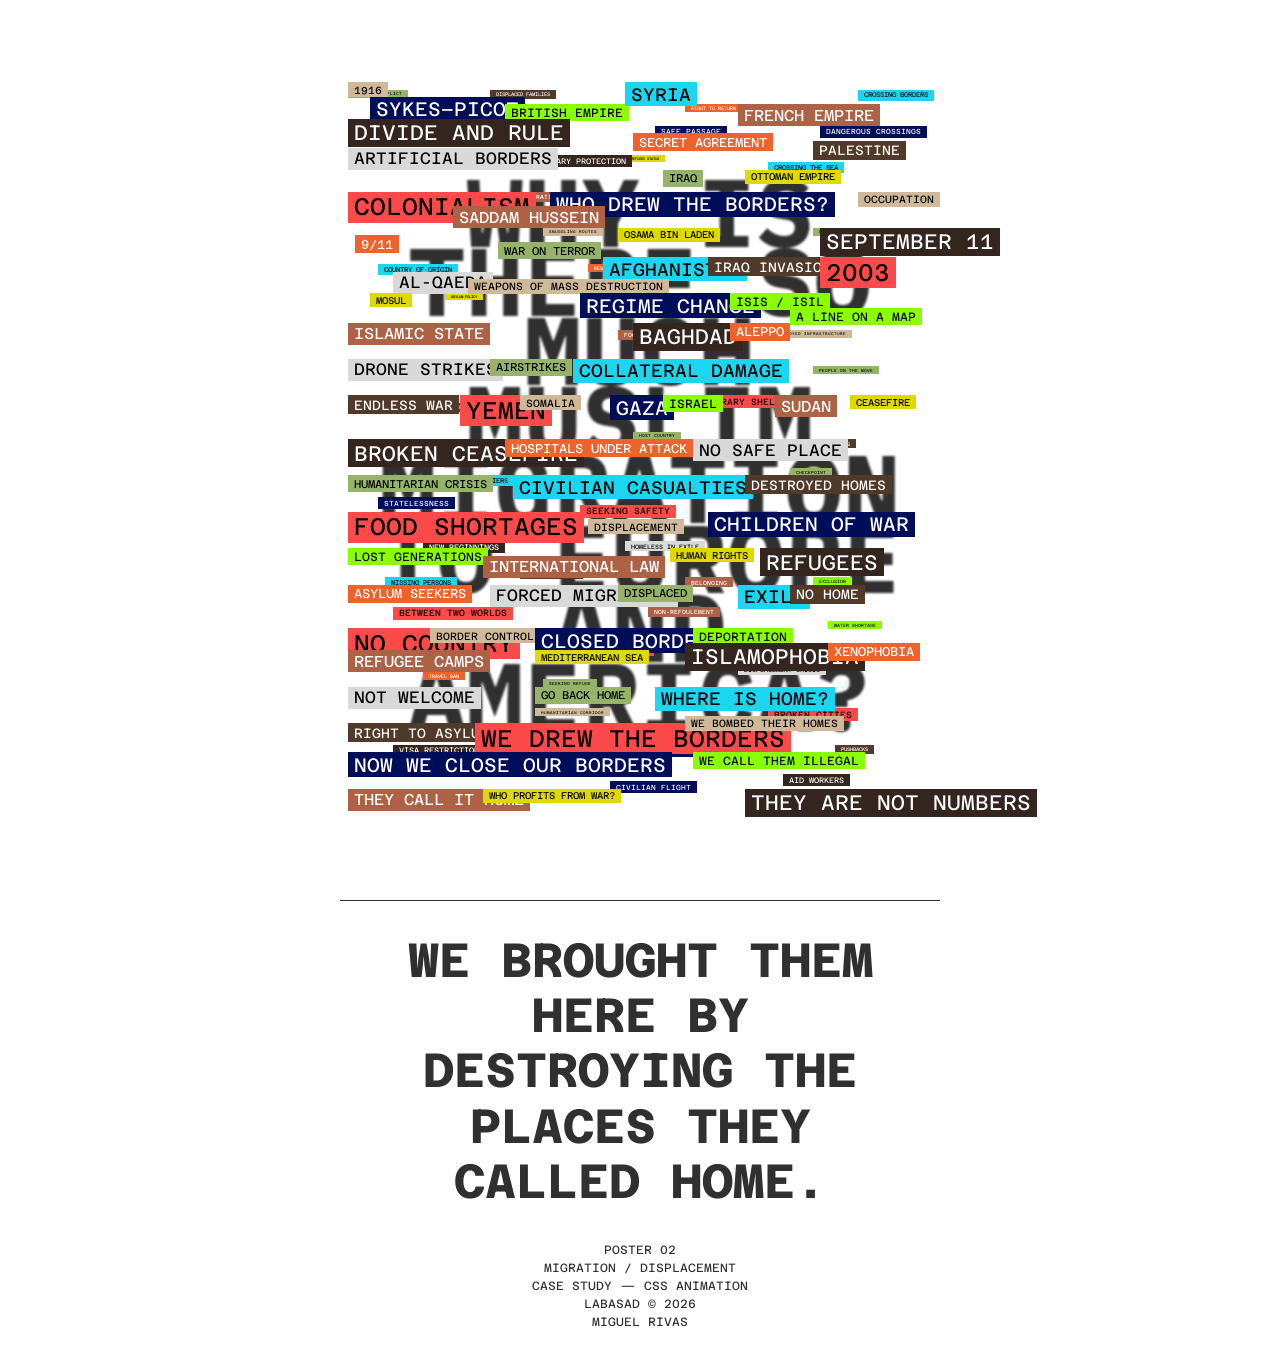
<file: modulos/m7-AnimacionCss/miguel-rivas/tarea-final/poster2/index.html>
<!DOCTYPE html>
<html lang="en">

<head>
  <meta charset="UTF-8">
  <meta name="viewport" content="width=device-width, initial-scale=1.0">
  <title>Migration — Poster Study</title>
  <link rel="preconnect" href="https://fonts.googleapis.com">
  <link rel="preconnect" href="https://fonts.gstatic.com" crossorigin>
  <link
    href="https://fonts.googleapis.com/css2?family=Azeret+Mono:wght@400;700&amp;family=IBM+Plex+Mono:wght@700&amp;display=swap"
    rel="stylesheet">
  <link rel="stylesheet" href="styles.css">
</head>

<body>
  <main>
    <article class="poster poster-tags" aria-labelledby="poster-heading">
      <span class="tag" data-layer="micro" style="--col: 2; --row: 3;">FLEEING CONFLICT</span>
      <span class="tag" data-layer="micro" style="--col: 70; --row: 3;">CROSSING BORDERS</span>
      <span class="tag" data-layer="micro" style="--col: 21; --row: 3;">DISPLACED FAMILIES</span>
      <span class="tag" data-layer="micro" style="--col: 33; --row: 60;">SEEKING SAFETY</span>
      <span class="tag" data-layer="micro" style="--col: 27; --row: 88;">HUMANITARIAN CORRIDOR</span>
      <span class="tag" data-layer="micro" style="--col: 43; --row: 8;">SAFE PASSAGE</span>
      <span class="tag" data-layer="micro" style="--col: 24; --row: 8;">BORDER CROSSING</span>
      <span class="tag" data-layer="micro" style="--col: 35; --row: 56;">ASYLUM APPLICATION</span>
      <span class="tag" data-layer="micro" style="--col: 39; --row: 12;">REFUGEE STATUS</span>
      <span class="tag" data-layer="micro" style="--col: 25; --row: 12;">TEMPORARY PROTECTION</span>
      <span class="tag" data-layer="micro" style="--col: 34; --row: 27;">RESETTLEMENT</span>
      <span class="tag" data-layer="micro" style="--col: 38; --row: 17;">FAMILY REUNIFICATION</span>
      <span class="tag" data-layer="micro" style="--col: 64; --row: 22;">UNACCOMPANIED MINORS</span>
      <span class="tag" data-layer="micro" style="--col: 7; --row: 70;">MISSING PERSONS</span>
      <span class="tag" data-layer="micro" style="--col: 61; --row: 51;">SEPARATED FAMILIES</span>
      <span class="tag" data-layer="micro" style="--col: 30; --row: 79;">LOST DOCUMENTS</span>
      <span class="tag" data-layer="micro" style="--col: 11; --row: 13;">STATELESS</span>
      <span class="tag" data-layer="micro" style="--col: 6; --row: 59;">STATELESSNESS</span>
      <span class="tag" data-layer="micro" style="--col: 5; --row: 17;">INTERNAL DISPLACEMENT</span>
      <span class="tag" data-layer="micro" style="--col: 21; --row: 17;">RETURN MIGRATION</span>
      <span class="tag" data-layer="micro" style="--col: 3; --row: 86;">DIASPORA</span>
      <span class="tag" data-layer="micro" style="--col: 11; --row: 8;">RELOCATION</span>
      <span class="tag" data-layer="micro" style="--col: 46; --row: 22;">EVACUATION</span>
      <span class="tag" data-layer="micro" style="--col: 20; --row: 94;">TRANSIT COUNTRY</span>
      <span class="tag" data-layer="micro" style="--col: 40; --row: 50;">HOST COUNTRY</span>
      <span class="tag" data-layer="micro" style="--col: 6; --row: 27;">COUNTRY OF ORIGIN</span>
      <span class="tag" data-layer="micro" style="--col: 67; --row: 93;">PUSHBACKS</span>
      <span class="tag" data-layer="micro" style="--col: 37; --row: 41;">SEARCH AND RESCUE</span>
      <span class="tag" data-layer="micro" style="--col: 28; --row: 22;">SMUGGLING ROUTES</span>
      <span class="tag" data-layer="micro" style="--col: 65; --row: 8;">DANGEROUS CROSSINGS</span>
      <span class="tag" data-layer="micro" style="--col: 5; --row: 36;">REFUGEE CONVENTION</span>
      <span class="tag" data-layer="micro" style="--col: 42; --row: 74;">NON-REFOULEMENT</span>
      <span class="tag" data-layer="micro" style="--col: 15; --row: 31;">ASYLUM POLICY</span>
      <span class="tag" data-layer="micro" style="--col: 8; --row: 93;">VISA RESTRICTIONS</span>
      <span class="tag" data-layer="micro" style="--col: 12; --row: 83;">TRAVEL BAN</span>
      <span class="tag" data-layer="micro" style="--col: 66; --row: 27;">BORDER FENCE</span>
      <span class="tag" data-layer="micro" style="--col: 61; --row: 55;">CHECKPOINT</span>
      <span class="tag" data-layer="micro" style="--col: 38; --row: 31;">{`NO MAN'S LAND`}</span>
      <span class="tag" data-layer="micro" style="--col: 13; --row: 36;">IDENTITY PAPERS</span>
      <span class="tag" data-layer="micro" style="--col: 47; --row: 45;">TEMPORARY SHELTER</span>
      <span class="tag" data-layer="micro" style="--col: 61; --row: 62;">EMERGENCY AID</span>
      <span class="tag" data-layer="micro" style="--col: 45; --row: 93;">CAMP CONDITIONS</span>
      <span class="tag" data-layer="micro" style="--col: 66; --row: 76;">WATER SHORTAGE</span>
      <span class="tag" data-layer="micro" style="--col: 38; --row: 36;">FOOD INSECURITY</span>
      <span class="tag" data-layer="micro" style="--col: 2; --row: 41;">SCHOOL CLOSURES</span>
      <span class="tag" data-layer="micro" style="--col: 60; --row: 97;">AID WORKERS</span>
      <span class="tag" data-layer="micro" style="--col: 19; --row: 41;">BLOCKED AID</span>
      <span class="tag" data-layer="micro" style="--col: 54; --row: 82;">DISPLACEMENT CRISIS</span>
      <span class="tag" data-layer="micro" style="--col: 64; --row: 41;">PEOPLE ON THE MOVE</span>
      <span class="tag" data-layer="micro" style="--col: 58; --row: 13;">CROSSING THE SEA</span>
      <span class="tag" data-layer="micro" style="--col: 16; --row: 46;">RUBBLE</span>
      <span class="tag" data-layer="micro" style="--col: 58; --row: 88;">BROKEN CITIES</span>
      <span class="tag" data-layer="micro" style="--col: 58; --row: 36;">DESTROYED
        INFRASTRUCTURE</span>
      <span class="tag" data-layer="micro" style="--col: 37; --row: 98;">CIVILIAN FLIGHT</span>
      <span class="tag" data-layer="micro" style="--col: 64; --row: 70;">EXCLUSION</span>
      <span class="tag" data-layer="micro" style="--col: 47; --row: 70;">BELONGING</span>
      <span class="tag" data-layer="micro" style="--col: 11; --row: 51;">INTEGRATION</span>
      <span class="tag" data-layer="micro" style="--col: 12; --row: 65;">NEW BEGINNINGS</span>
      <span class="tag" data-layer="micro" style="--col: 47; --row: 5;">RIGHT TO RETURN</span>
      <span class="tag" data-layer="micro" style="--col: 39; --row: 65;">HOMELESS IN EXILE</span>
      <span class="tag" data-layer="micro" style="--col: 28; --row: 84;">SEEKING REFUGE</span>
      <span class="tag" data-layer="micro" style="--col: 13; --row: 56;">EUROPEAN FRONTIERS</span>
      <span class="tag" data-layer="micro" style="--col: 25; --row: 69;">MASS DISPLACEMENT</span>
      <span class="tag" data-layer="micro" style="--col: 8; --row: 74;">BETWEEN TWO WORLDS</span>
      <span class="tag" data-layer="main" style="--col: 2; --row: 2;">1916</span>
      <span class="tag" data-layer="main" style="--col: 5; --row: 4;">SYKES–PICOT</span>
      <span class="tag" data-layer="main" style="--col: 23; --row: 5;">BRITISH EMPIRE</span>
      <span class="tag" data-layer="main" style="--col: 54; --row: 5;">FRENCH EMPIRE</span>
      <span class="tag" data-layer="main" style="--col: 55; --row: 14;">OTTOMAN EMPIRE</span>
      <span class="tag" data-layer="main" style="--col: 2; --row: 7;">DIVIDE AND RULE</span>
      <span class="tag" data-layer="main" style="--col: 40; --row: 9;">SECRET AGREEMENT</span>
      <span class="tag" data-layer="main" style="--col: 2; --row: 11;">ARTIFICIAL BORDERS</span>
      <span class="tag" data-layer="main" style="--col: 44; --row: 14;">IRAQ</span>
      <span class="tag" data-layer="main" style="--col: 39; --row: 2;">SYRIA</span>
      <span class="tag" data-layer="main" style="--col: 64; --row: 10;">PALESTINE</span>
      <span class="tag" data-layer="main" style="--col: 2; --row: 17;">COLONIALISM</span>
      <span class="tag" data-layer="main" style="--col: 70; --row: 17;">OCCUPATION</span>
      <span class="tag" data-layer="main" style="--col: 29; --row: 17;">WHO DREW THE BORDERS?</span>
      <span class="tag" data-layer="main" style="--col: 61; --row: 33;">A LINE ON A MAP</span>
      <span class="tag" data-layer="main" style="--col: 16; --row: 19;">SADDAM HUSSEIN</span>
      <span class="tag" data-layer="main" style="--col: 38; --row: 22;">OSAMA BIN LADEN</span>
      <span class="tag" data-layer="main" style="--col: 65; --row: 22;">SEPTEMBER 11</span>
      <span class="tag" data-layer="main" style="--col: 3; --row: 23;">9/11</span>
      <span class="tag" data-layer="main" style="--col: 8; --row: 28;">AL-QAEDA</span>
      <span class="tag" data-layer="main" style="--col: 22; --row: 24;">WAR ON TERROR</span>
      <span class="tag" data-layer="main" style="--col: 36; --row: 26;">AFGHANISTAN</span>
      <span class="tag" data-layer="main" style="--col: 50; --row: 26;">IRAQ INVASION</span>
      <span class="tag" data-layer="main" style="--col: 65; --row: 26;">2003</span>
      <span class="tag" data-layer="main" style="--col: 18; --row: 29;">WEAPONS OF MASS
        DESTRUCTION</span>
      <span class="tag" data-layer="main" style="--col: 33; --row: 31;">REGIME CHANGE</span>
      <span class="tag" data-layer="main" style="--col: 53; --row: 31;">ISIS / ISIL</span>
      <span class="tag" data-layer="main" style="--col: 2; --row: 35;">ISLAMIC STATE</span>
      <span class="tag" data-layer="main" style="--col: 5; --row: 31;">MOSUL</span>
      <span class="tag" data-layer="main" style="--col: 40; --row: 35;">BAGHDAD</span>
      <span class="tag" data-layer="main" style="--col: 53; --row: 35;">ALEPPO</span>
      <span class="tag" data-layer="main" style="--col: 2; --row: 40;">DRONE STRIKES</span>
      <span class="tag" data-layer="main" style="--col: 21; --row: 40;">AIRSTRIKES</span>
      <span class="tag" data-layer="main" style="--col: 32; --row: 40;">COLLATERAL DAMAGE</span>
      <span class="tag" data-layer="main" style="--col: 2; --row: 45;">ENDLESS WAR</span>
      <span class="tag" data-layer="main" style="--col: 17; --row: 45;">YEMEN</span>
      <span class="tag" data-layer="main" style="--col: 25; --row: 45;">SOMALIA</span>
      <span class="tag" data-layer="main" style="--col: 37; --row: 45;">GAZA</span>
      <span class="tag" data-layer="main" style="--col: 44; --row: 45;">ISRAEL</span>
      <span class="tag" data-layer="main" style="--col: 59; --row: 45;">SUDAN</span>
      <span class="tag" data-layer="main" style="--col: 69; --row: 45;">CEASEFIRE</span>
      <span class="tag" data-layer="main" style="--col: 2; --row: 51;">BROKEN CEASEFIRE</span>
      <span class="tag" data-layer="main" style="--col: 23; --row: 51;">HOSPITALS UNDER ATTACK</span>
      <span class="tag" data-layer="main" style="--col: 48; --row: 51;">NO SAFE PLACE</span>
      <span class="tag" data-layer="main" style="--col: 2; --row: 56;">HUMANITARIAN CRISIS</span>
      <span class="tag" data-layer="main" style="--col: 24; --row: 56;">CIVILIAN CASUALTIES</span>
      <span class="tag" data-layer="main" style="--col: 55; --row: 56;">DESTROYED HOMES</span>
      <span class="tag" data-layer="main" style="--col: 2; --row: 61;">FOOD SHORTAGES</span>
      <span class="tag" data-layer="main" style="--col: 34; --row: 62;">DISPLACEMENT</span>
      <span class="tag" data-layer="main" style="--col: 50; --row: 61;">CHILDREN OF WAR</span>
      <span class="tag" data-layer="main" style="--col: 2; --row: 66;">LOST GENERATIONS</span>
      <span class="tag" data-layer="main" style="--col: 20; --row: 67;">INTERNATIONAL LAW</span>
      <span class="tag" data-layer="main" style="--col: 45; --row: 66;">HUMAN RIGHTS</span>
      <span class="tag" data-layer="main" style="--col: 57; --row: 66;">REFUGEES</span>
      <span class="tag" data-layer="main" style="--col: 2; --row: 71;">ASYLUM SEEKERS</span>
      <span class="tag" data-layer="main" style="--col: 21; --row: 71;">FORCED MIGRATION</span>
      <span class="tag" data-layer="main" style="--col: 38; --row: 71;">DISPLACED</span>
      <span class="tag" data-layer="main" style="--col: 54; --row: 71;">EXILE</span>
      <span class="tag" data-layer="main" style="--col: 61; --row: 71;">NO HOME</span>
      <span class="tag" data-layer="main" style="--col: 2; --row: 77;">NO COUNTRY</span>
      <span class="tag" data-layer="main" style="--col: 13; --row: 77;">BORDER CONTROL</span>
      <span class="tag" data-layer="main" style="--col: 27; --row: 77;">CLOSED BORDERS</span>
      <span class="tag" data-layer="main" style="--col: 48; --row: 77;">DEPORTATION</span>
      <span class="tag" data-layer="main" style="--col: 2; --row: 80;">REFUGEE CAMPS</span>
      <span class="tag" data-layer="main" style="--col: 27; --row: 80;">MEDITERRANEAN SEA</span>
      <span class="tag" data-layer="main" style="--col: 47; --row: 79;">ISLAMOPHOBIA</span>
      <span class="tag" data-layer="main" style="--col: 66; --row: 79;">XENOPHOBIA</span>
      <span class="tag" data-layer="main" style="--col: 2; --row: 85;">NOT WELCOME</span>
      <span class="tag" data-layer="main" style="--col: 27; --row: 85;">GO BACK HOME</span>
      <span class="tag" data-layer="main" style="--col: 43; --row: 85;">WHERE IS HOME?</span>
      <span class="tag" data-layer="main" style="--col: 2; --row: 90;">RIGHT TO ASYLUM</span>
      <span class="tag" data-layer="main" style="--col: 19; --row: 90;">WE DREW THE BORDERS</span>
      <span class="tag" data-layer="main" style="--col: 47; --row: 89;">WE BOMBED THEIR HOMES</span>
      <span class="tag" data-layer="main" style="--col: 2; --row: 94;">NOW WE CLOSE OUR BORDERS</span>
      <span class="tag" data-layer="main" style="--col: 48; --row: 94;">WE CALL THEM ILLEGAL</span>
      <span class="tag" data-layer="main" style="--col: 2; --row: 99;">THEY CALL IT HOME</span>
      <span class="tag" data-layer="main" style="--col: 20; --row: 99;">WHO PROFITS FROM WAR?</span>
      <span class="tag" data-layer="main" style="--col: 55; --row: 99;">THEY ARE NOT NUMBERS</span>
      <h1 id="poster-heading" class="poster-heading">WHY IS<br>THERE SO<br>MUCH<br>MUSLIM<br>MIGRATION<br>TO
        EUROPE<br>AND<br>AMERICA?</h1>
    </article>
  </main>
  <footer class="poster-footer">
    <h2>
      WE BROUGHT THEM HERE BY DESTROYING THE PLACES THEY CALLED HOME.
    </h2>
    <p>
      POSTER 02<br>
      MIGRATION / DISPLACEMENT<br>
      CASE STUDY — CSS ANIMATION<br>
      LABASAD © 2026<br>
      MIGUEL RIVAS
    </p>
  </footer>
</body>

</html>
</file>
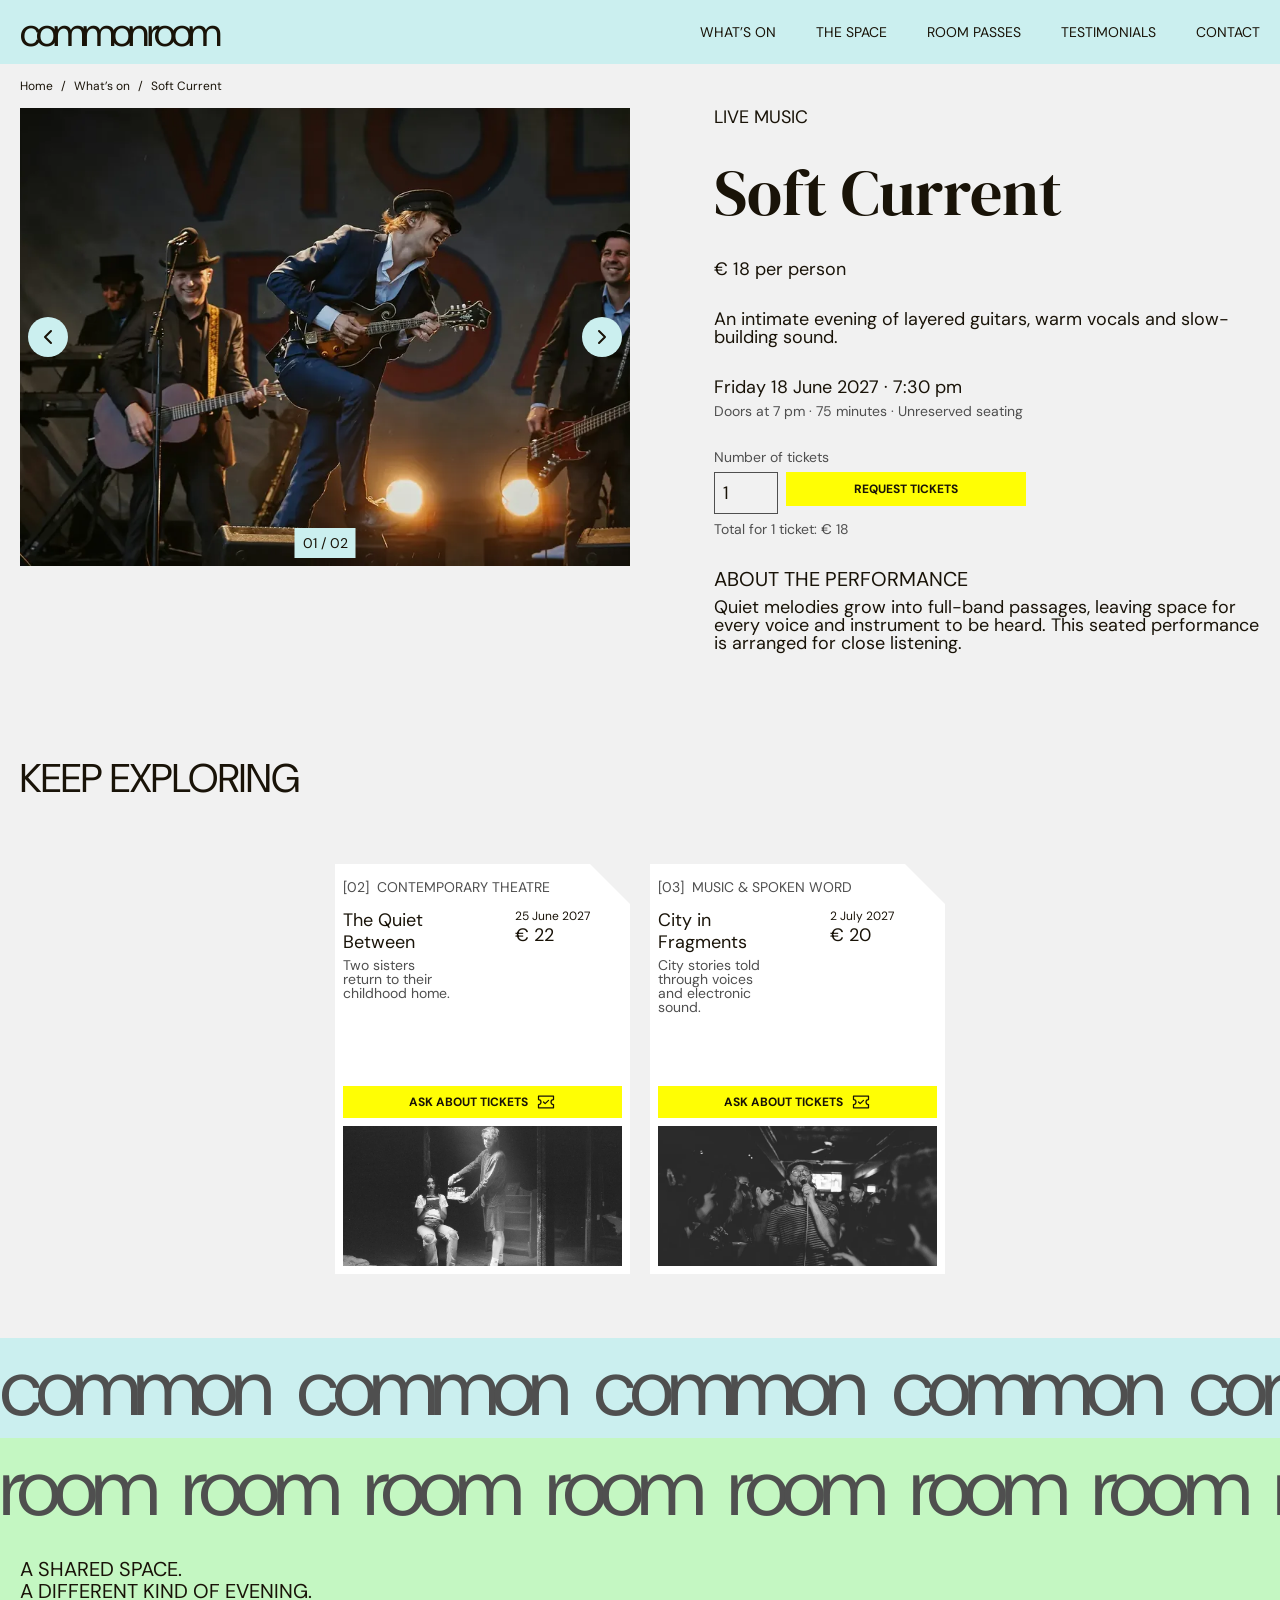
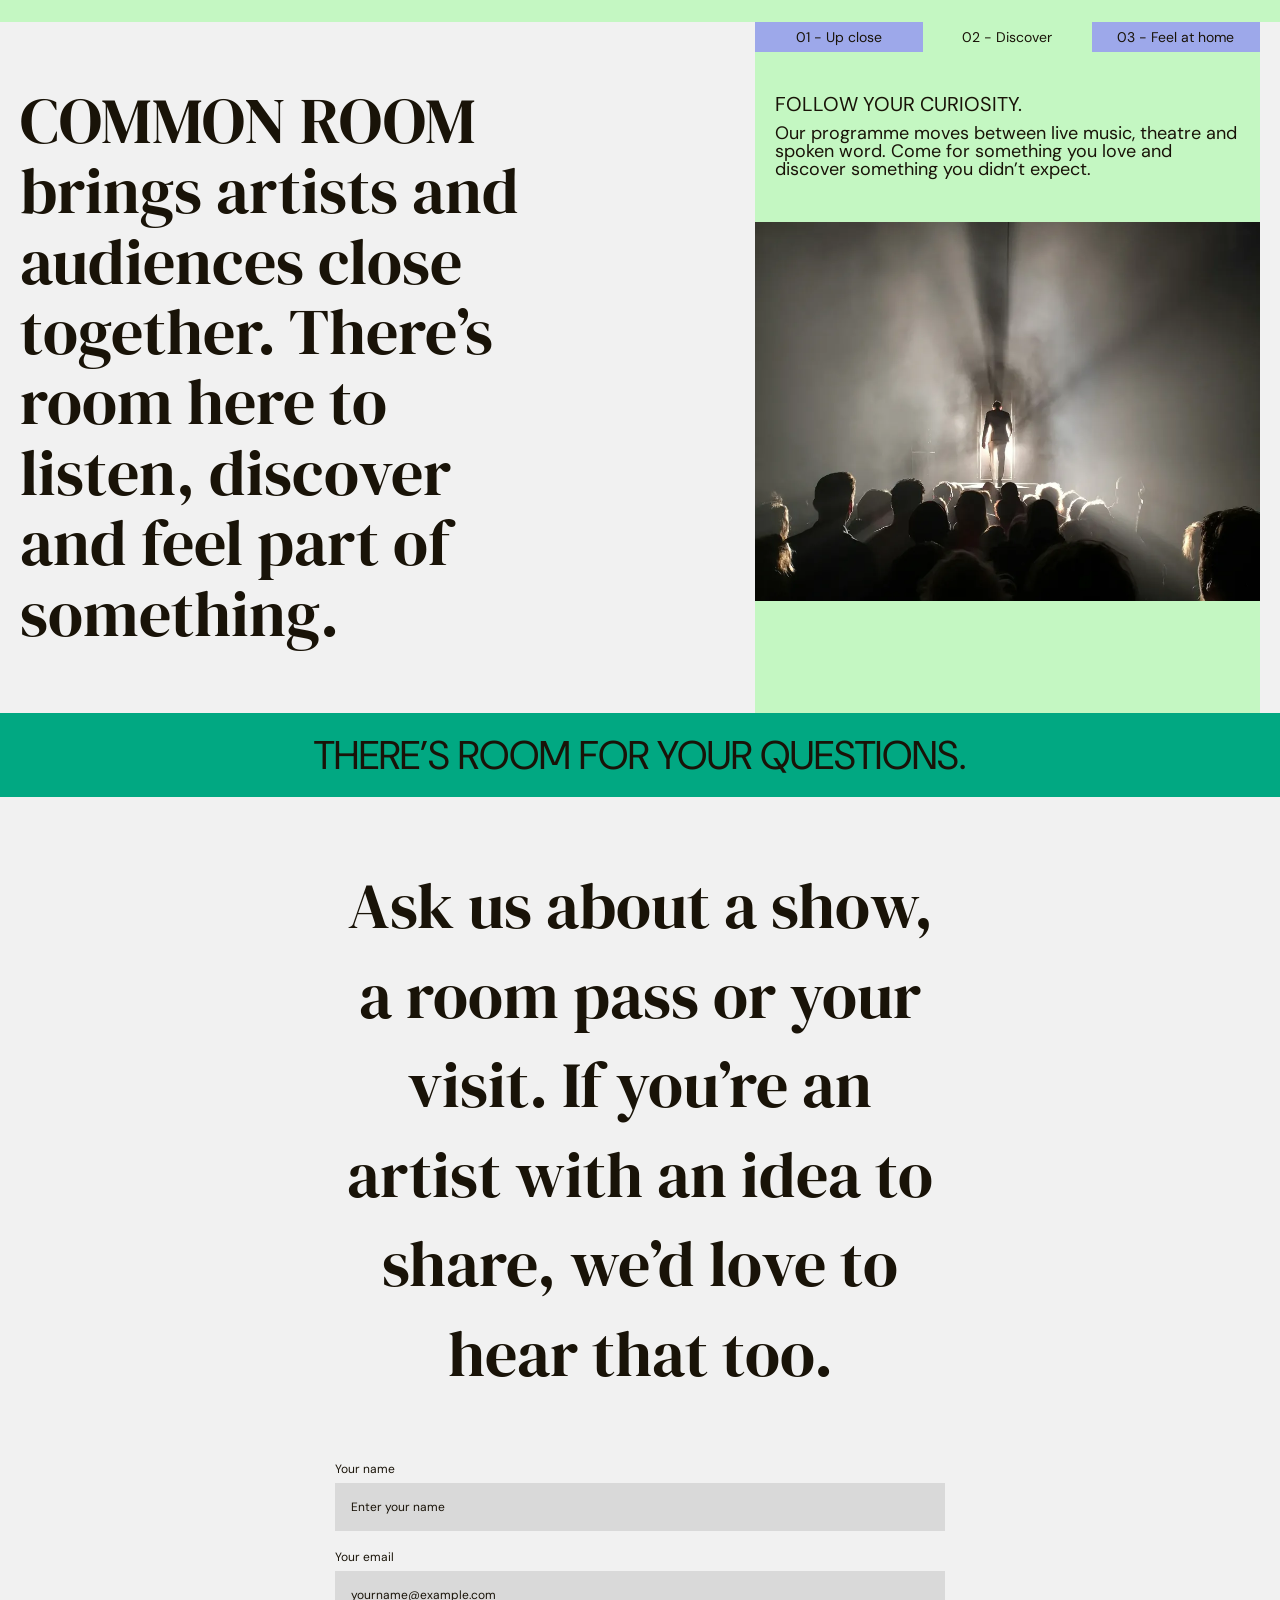
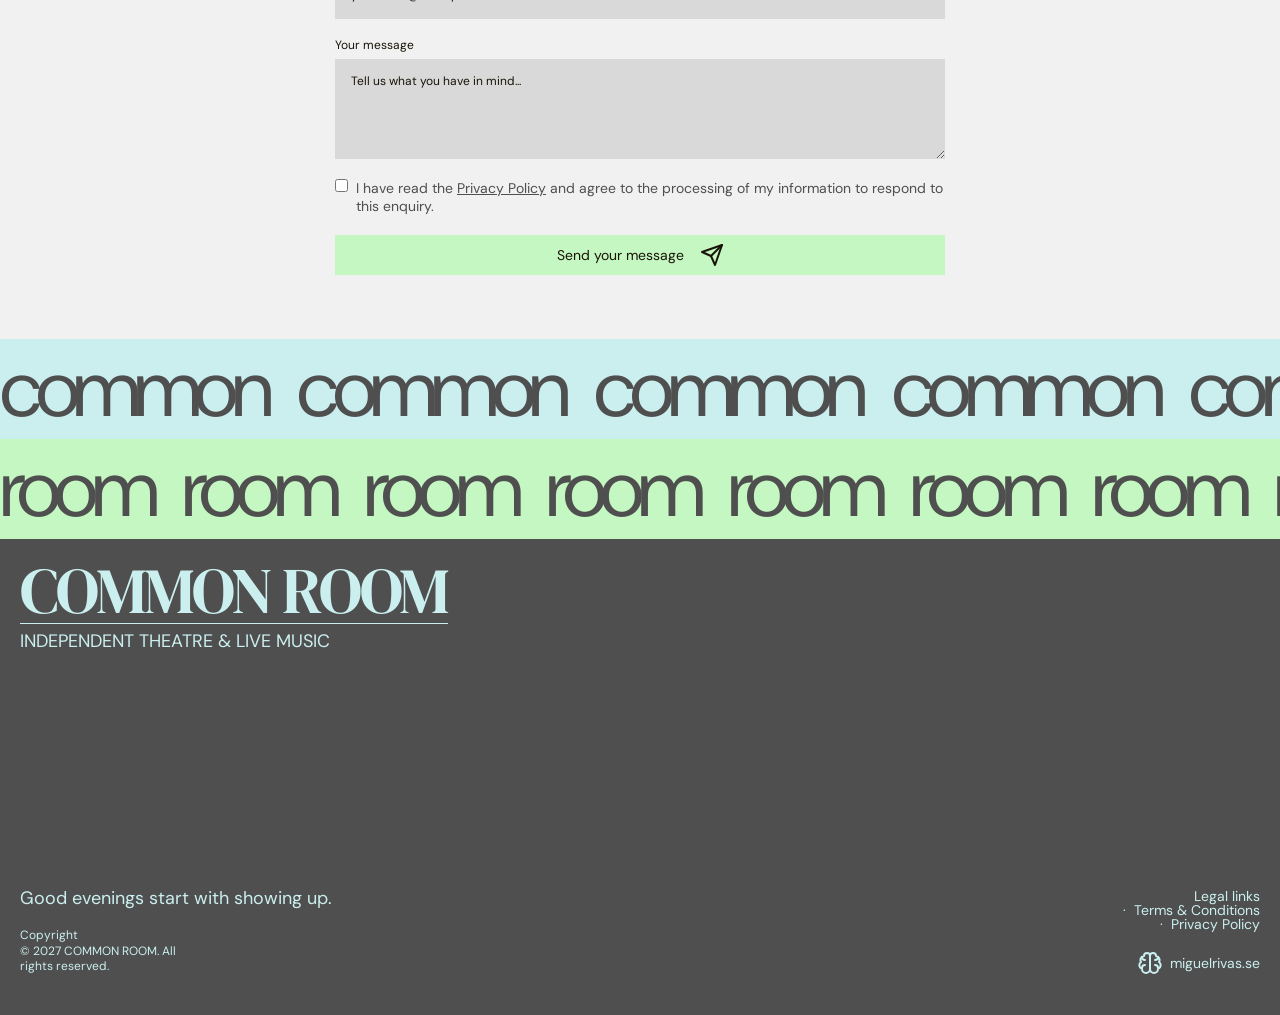
<file: modulos/m8-WebResponsive/miguel-rivas/common-room/pdp.html>
<!doctype html>
<html lang="en">

<head>
  <meta charset="utf-8">
  <meta name="viewport" content="width=device-width, initial-scale=1">
  <meta name="theme-color" content="#cbeFEF">
  <meta name="description"
    content="Soft Current: layered guitars, warm vocals and an intimate live music evening at Common Room.">
  <title>Soft Current — Common Room</title>
  <link rel="preconnect" href="https://fonts.googleapis.com">
  <link rel="preconnect" href="https://fonts.gstatic.com" crossorigin>
  <link href="https://fonts.googleapis.com/css2?family=DM+Sans:wght@400&family=DM+Serif+Display&display=swap"
    rel="stylesheet">
  <link rel="apple-touch-icon" sizes="180x180" href="assets/apple-touch-icon.png">
  <link rel="icon" href="assets/favicon.svg" type="image/svg+xml">
  <link rel="stylesheet" href="css/main.css">
</head>

<body>
  <!-- Cabecera y navegación -->
  <header class="header">
    <a class="logo" href="index.html" aria-label="Common Room home">common room</a>
    <nav aria-label="Main navigation" class="menu">
      <a href="index.html#whats-on">What’s on</a>
      <a href="#the-space">The space</a>
      <a href="index.html#passes">Room passes</a>
      <a href="index.html#testimonials">Testimonials</a>
      <a href="#contact">Contact</a>
    </nav>

    <button class="mobile-button" type="button" popovertarget="mobile-menu" aria-label="Open menu">
      <svg aria-hidden="true" viewBox="0 0 24 24" fill="none" stroke="currentColor" stroke-width="2"
        stroke-linecap="round" stroke-linejoin="round">
        <path d="M4 6h16M4 12h16M4 18h16" />
      </svg>
    </button>
    <nav class="mobile-menu" id="mobile-menu" popover aria-label="Main navigation">
      <div class="mobile-menu-header">
        <div class="mobile-menu-brand">
          <span class="mobile-menu-logo" aria-hidden="true">common room</span>
          <span class="mobile-menu-tagline">Independent theatre &amp; live music</span>
        </div>
        <button class="mobile-button" type="button" popovertarget="mobile-menu" popovertargetaction="hide"
          aria-label="Close menu">
          <svg width="24" height="24" viewBox="0 0 24 24" fill="none" stroke="currentColor" stroke-width="2"
            stroke-linecap="round" stroke-linejoin="round">
            <path d="M18 6 6 18" />
            <path d="m6 6 12 12" />
          </svg>
        </button>
      </div>
      <ul class="mobile-menu-list">
        <li><a class="mobile-menu-link" href="index.html#whats-on"><span aria-hidden="true">01 — </span><span>What’s
              on</span></a>
        </li>
        <li><a class="mobile-menu-link" href="#the-space"><span aria-hidden="true">02 — </span><span>The
              space</span></a></li>
        <li><a class="mobile-menu-link" href="index.html#passes"><span aria-hidden="true">03 — </span><span>Room
              passes</span></a>
        </li>
        <li><a class="mobile-menu-link" href="index.html#testimonials"><span aria-hidden="true">04 —
            </span><span>Testimonials</span></a></li>
        <li><a class="mobile-menu-link" href="#contact"><span aria-hidden="true">05 — </span><span>Contact</span></a>
        </li>
      </ul>
      <div class="mobile-menu-footer">
        <a class="mobile-menu-cta" href="index.html#whats-on">Find your next show <svg aria-hidden="true"
            viewBox="0 0 24 24" fill="none" stroke="currentColor" stroke-width="2" stroke-linecap="round"
            stroke-linejoin="round">
            <path d="M5 12h14M12 5l7 7-7 7" />
          </svg></a>
        <span>2026</span>
      </div>
    </nav>
  </header>

  <!-- Contenido principal -->
  <main>
    <nav class="breadcrumb" aria-label="Breadcrumb">
      <a href="index.html">Home</a><span aria-hidden="true">/</span>
      <a href="index.html#whats-on">What’s on</a><span aria-hidden="true">/</span>
      <span aria-current="page">Soft Current</span>
    </nav>
    <!-- Detalle de la actuación -->
    <section class="grid show" aria-labelledby="show-title">
      <div class="gallery" role="group" aria-label="Soft Current gallery">
        <input class="gallery-radio" type="radio" name="gallery" id="slide-1" checked aria-label="Image 1 of 2">
        <input class="gallery-radio" type="radio" name="gallery" id="slide-2" aria-label="Image 2 of 2">
        <figure class="gallery-slide" id="gallery-slide-1">
          <img class="gallery-image" src="assets/images/card.webp" alt="Soft Current performance, view 1"
            fetchpriority="high" width="960" height="640">
          <div class="gallery-controls">
            <label class="gallery-arrow gallery-prev" for="slide-2"><span class="visually-hidden">Previous
                image</span><svg aria-hidden="true" width="24" height="24" viewBox="0 0 24 24" fill="none"
                stroke="currentColor" stroke-width="2" stroke-linecap="round" stroke-linejoin="round">
                <path d="m9 18 6-6-6-6" />
              </svg></label>
            <label class="gallery-arrow" for="slide-2"><span class="visually-hidden">Next image</span><svg
                aria-hidden="true" width="24" height="24" viewBox="0 0 24 24" fill="none" stroke="currentColor"
                stroke-width="2" stroke-linecap="round" stroke-linejoin="round">
                <path d="m9 18 6-6-6-6" />
              </svg></label>
          </div>
          <figcaption class="gallery-count text-small">01 / 02</figcaption>
        </figure>
        <figure class="gallery-slide" id="gallery-slide-2">
          <img class="gallery-image" src="assets/images/card4.webp" alt="Soft Current performance, view 2"
            loading="lazy" width="1600" height="900">
          <div class="gallery-controls">
            <label class="gallery-arrow gallery-prev" for="slide-1"><span class="visually-hidden">Previous
                image</span><svg aria-hidden="true" width="24" height="24" viewBox="0 0 24 24" fill="none"
                stroke="currentColor" stroke-width="2" stroke-linecap="round" stroke-linejoin="round">
                <path d="m9 18 6-6-6-6" />
              </svg></label>
            <label class="gallery-arrow" for="slide-1"><span class="visually-hidden">Next image</span><svg
                aria-hidden="true" width="24" height="24" viewBox="0 0 24 24" fill="none" stroke="currentColor"
                stroke-width="2" stroke-linecap="round" stroke-linejoin="round">
                <path d="m9 18 6-6-6-6" />
              </svg></label>
          </div>
          <figcaption class="gallery-count text-small">02 / 02</figcaption>
        </figure>
      </div>

      <div class="show-info">
        <span class="eyebrow">LIVE MUSIC</span>
        <h1 class="show-title" id="show-title">Soft Current</h1>
        <p>€ 18 per person</p>
        <p>An intimate evening of layered guitars, warm vocals and slow-building sound.</p>
        <div class="show-meta">
          <time datetime="2027-06-18T19:30">Friday 18 June 2027 · 7:30 pm</time>
          <span class="text-small">Doors at 7 pm · 75 minutes · Unreserved seating</span>
        </div>
        <form class="ticket-form" action="#contact" method="get">
          <input type="hidden" name="performance" value="Soft Current">
          <label class="text-small" for="tickets">Number of tickets</label>
          <div class="ticket-actions">
            <input class="ticket-count" id="tickets" name="tickets" type="number" min="1" max="10" value="1" required>
            <button class="product-button ticket-button" type="submit">Request tickets</button>
          </div>
          <span class="text-small">Total for 1 ticket: € 18</span>
        </form>
        <div class="show-about">
          <h2>About the performance</h2>
          <p>Quiet melodies grow into full-band passages, leaving space for every voice and instrument to be heard. This
            seated performance is arranged for close listening.</p>
        </div>
      </div>
    </section>

    <!-- Otras actuaciones -->
    <section aria-labelledby="explore-title">
      <div class="section-heading">
        <h2 id="explore-title">Keep exploring</h2>
      </div>
      <div class="grid product-list">
        <a class="product-card" href="#contact" aria-label="Ask about tickets for The Quiet Between">
          <div class="product-content">
            <span class="text-small">[02]&nbsp; CONTEMPORARY THEATRE</span>
            <div class="product-details">
              <div class="product-description">
                <h3>The Quiet Between</h3>
                <p>Two sisters return to their childhood home.</p>
              </div>
              <div class="product-meta">
                <time datetime="2027-06-25">25 June 2027</time>
                <p>€ 22</p>
              </div>
            </div>
            <div>
              <span class="product-button">Ask about tickets <svg aria-hidden="true" viewBox="0 0 24 24" fill="none"
                  stroke="currentColor" stroke-width="1.5" stroke-linecap="round" stroke-linejoin="round">
                  <path d="M3 5h18v4a3 3 0 0 0 0 6v4H3v-4a3 3 0 0 0 0-6V5Z" />
                  <path d="m9 12 2 2 4-4" />
                </svg></span>
              <img class="product-image" src="assets/images/card2.webp" alt="Two performers on a theatre stage"
                loading="lazy" width="960" height="783">
            </div>
          </div>
        </a>
        <a class="product-card" href="#contact" aria-label="Ask about tickets for City in Fragments">
          <div class="product-content">
            <span class="text-small">[03]&nbsp; MUSIC &amp; SPOKEN WORD</span>
            <div class="product-details">
              <div class="product-description">
                <h3>City in Fragments</h3>
                <p>City stories told through voices and electronic sound.</p>
              </div>
              <div class="product-meta">
                <time datetime="2027-07-02">2 July 2027</time>
                <p>€ 20</p>
              </div>
            </div>
            <div>
              <span class="product-button">Ask about tickets <svg aria-hidden="true" viewBox="0 0 24 24" fill="none"
                  stroke="currentColor" stroke-width="1.5" stroke-linecap="round" stroke-linejoin="round">
                  <path d="M3 5h18v4a3 3 0 0 0 0 6v4H3v-4a3 3 0 0 0 0-6V5Z" />
                  <path d="m9 12 2 2 4-4" />
                </svg></span>
              <img class="product-image" src="assets/images/card3.webp" alt="A performer singing into a microphone"
                loading="lazy" width="960" height="640">
            </div>
          </div>
        </a>
      </div>
    </section>
    
    <!-- Marquees -->
    <div class="marquees" aria-hidden="true">
      <div class="marquee marquee-common">
        <div class="marquee-track">
          <span class="marquee-text">common common common common common common common common common common common common
            common common common common</span>
          <span class="marquee-text">common common common common common common common common common common common common
            common common common common</span>
        </div>
      </div>
      <div class="marquee marquee-room">
        <div class="marquee-track">
          <span class="marquee-text">room room room room room room room room room room room room room room room
            room</span>
          <span class="marquee-text">room room room room room room room room room room room room room room room
            room</span>
        </div>
      </div>
    </div>

    <!-- The space: información y opciones -->
    <section id="the-space" aria-labelledby="space-title">
      <h2 class="about-heading" id="space-title">A shared space.<br>A different kind of evening.</h2>
      <div class="grid about">
        <p class="about-intro">COMMON ROOM brings artists and audiences close together. There’s room here to listen,
          discover and feel part of something.</p>
        <fieldset class="about-features">
          <legend class="about-legend">Explore the space</legend>
          <input class="about-radio" type="radio" name="about-feature" id="feature-1">
          <input class="about-radio" type="radio" name="about-feature" id="feature-2" checked>
          <input class="about-radio" type="radio" name="about-feature" id="feature-3">
          <div class="about-options">
            <label class="about-option" for="feature-1">01 - Up close</label>
            <label class="about-option" for="feature-2">02 - Discover</label>
            <label class="about-option" for="feature-3">03 - Feel at home</label>
          </div>
          <div class="about-panel" id="feature-panel-1">
            <h3>Closer to the performance.</h3>
            <p>A small venue where you can catch the quiet moments, see the expressions and feel the energy travel
              across the room.</p>
          </div>
          <div class="about-panel" id="feature-panel-2">
            <h3>Follow your curiosity.</h3>
            <p>Our programme moves between live music, theatre and spoken word. Come for something you love and discover
              something you didn’t expect.</p>
          </div>
          <div class="about-panel" id="feature-panel-3">
            <h3>Make yourself at home.</h3>
            <p>Come on your own or bring someone along. Our team is here to welcome you and help you settle in before
              the lights go down.</p>
          </div>
          <video class="about-video" id="about-video-1" autoplay muted loop playsinline preload="none"
            poster="assets/images/about1.webp" aria-hidden="true">
            <source src="assets/video/about1.mp4" type="video/mp4">
          </video>
          <video class="about-video" id="about-video-2" autoplay muted loop playsinline preload="none"
            poster="assets/images/about2.webp" aria-hidden="true">
            <source src="assets/video/about2.mp4" type="video/mp4">
          </video>
          <video class="about-video" id="about-video-3" autoplay muted loop playsinline preload="none"
            poster="assets/images/about3.webp" aria-hidden="true">
            <source src="assets/video/about3.mp4" type="video/mp4">
          </video>
        </fieldset>
      </div>
    </section>

    <!-- Formulario de contacto -->
    <section class="contact" id="contact" aria-labelledby="contact-title">
      <h2 class="contact-heading" id="contact-title">There’s room for your questions.</h2>
      <div class="grid contact-content">
        <p class="contact-intro">Ask us about a show, a room pass or your visit. If you’re an artist with an idea to
          share, we’d love to hear that too.</p>
        <form class="contact-form" action="#contact" method="get">
          <div class="form-field">
            <label for="contact-name">Your name</label>
            <input id="contact-name" name="name" type="text" autocomplete="name" placeholder="Enter your name" required>
          </div>
          <div class="form-field">
            <label for="contact-email">Your email</label>
            <input id="contact-email" name="email" type="email" autocomplete="email" placeholder="yourname@example.com"
              required>
          </div>
          <div class="form-field">
            <label for="contact-message">Your message</label>
            <textarea id="contact-message" name="message" rows="4" placeholder="Tell us what you have in mind..."
              required></textarea>
          </div>
          <label class="form-consent text-small">
            <input type="checkbox" name="privacy-consent" required>
            <span>I have read the <a href="index.html#privacy-policy">Privacy Policy</a> and agree to the processing of
              my information to respond to this enquiry.</span>
          </label>
          <button class="form-button" type="submit">Send your message
            <svg aria-hidden="true" width="24" height="24" viewBox="0 0 24 24" fill="none" stroke="currentColor"
              stroke-width="2" stroke-linecap="round" stroke-linejoin="round">
              <path d="m22 2-7 20-4-9-9-4 20-7Z" />
              <path d="M22 2 11 13" />
            </svg>
          </button>
        </form>
      </div>
    </section>
  </main>

  <!-- Marquees -->
  <div class="marquees" aria-hidden="true">
    <div class="marquee marquee-common">
      <div class="marquee-track">
        <span class="marquee-text">common common common common common common common common common common common common
          common common common common</span>
        <span class="marquee-text">common common common common common common common common common common common common
          common common common common</span>
      </div>
    </div>
    <div class="marquee marquee-room">
      <div class="marquee-track">
        <span class="marquee-text">room room room room room room room room room room room room room room room
          room</span>
        <span class="marquee-text">room room room room room room room room room room room room room room room
          room</span>
      </div>
    </div>
  </div>

  <!-- Footer -->
  <footer class="grid footer">
    <div class="footer-brand">
      <a class="footer-logo" href="index.html">COMMON ROOM</a>
      <span class="footer-tagline">Independent theatre &amp; live music</span>
    </div>
    <p class="footer-line">Good evenings start with showing up.</p>
    <div class="footer-copyright">
      <span>Copyright</span>
      <span>© 2027 COMMON ROOM. All rights reserved.</span>
    </div>
    <div class="footer-links">
      <nav class="footer-legal" aria-label="Footer navigation">
        <span>Legal links</span>
        <a href="index.html#terms">· &nbsp;Terms &amp; Conditions</a>
        <a href="index.html#privacy-policy">· &nbsp;Privacy Policy</a>
      </nav>
      <a class="footer-credit" href="https://miguelrivas.se">
        <svg aria-hidden="true" width="24" height="24" viewBox="0 0 24 24" fill="none" stroke="currentColor"
          stroke-width="2" stroke-linecap="round" stroke-linejoin="round">
          <path d="M12 18V5a3 3 0 0 0-6 0 4 4 0 0 0-3 6 4 4 0 0 0 1 7 4 4 0 0 0 8 0Z" />
          <path
            d="M12 5a3 3 0 0 1 6 0 4 4 0 0 1 3 6 4 4 0 0 1-1 7 4 4 0 0 1-8 0M7 9a3 3 0 0 1-3-3m13 3a3 3 0 0 0 3-3M7 14a3 3 0 0 0-3 3m13-3a3 3 0 0 1 3 3" />
        </svg>
        <span>miguelrivas.se</span>
      </a>
    </div>
  </footer>
</body>

</html>
</file>
<file: modulos/m8-WebResponsive/miguel-rivas/common-room/css/main.css>
/* Entrada de estilos: tokens, base y estilos reutilizables antes de las secciones. */
@import url("tokens.css");
@import url("base.css");
@import url("utilities.css");
@import url("components.css");
@import url("sections.css");
</file>
<file: modulos/m7-AnimacionCss/miguel-rivas/tarea-final/poster1/styles.css>
* {
  box-sizing: border-box;
}

body {
  font-family: "Outfit", sans-serif;
  margin: 0;
  min-height: 100vh;
  background: #D9D9D9;
  display: grid;
  place-items: center;
  position: relative;  
  color: #333;
}

code {
  font-family: inherit;
}

a {
  color: inherit;
  text-decoration: none;
  cursor: pointer;
  pointer-events: auto;
}

main {
  position: relative;
  width: min(100%, 1200px);
}

.poster-text {
  position: absolute;
  inset: 16px;
  pointer-events: none;
}

.label {
  position: absolute;
  font-size: 12px;
  line-height: 1.4;
  letter-spacing: 0.04em;
}

.label-top-left {
  top: 0;
  left: 0;
}

.label-top-center {
  top: 0;
  left: 50%;
  transform: translateX(-50%);
  text-align: center;
}

.label-top-right {
  top: 0;
  right: 0;
  text-align: right;
}

.label-bottom-left {
  bottom: 0;
  left: 0;
}

.poster-code {
  font-family: monospace;
  font-size: 12px;
  line-height: 1.5;
  white-space: pre-wrap;
  margin: 0;
}

.label-bottom-right {
  bottom: 0;
  right: 0;
  text-align: right;
}

.poster-text h1 {
  position: absolute;
  bottom: 0;
  left: 50%;
  transform: translateX(-50%);
  margin: 0;
  font-size: 64px;
  font-weight: 800;
  line-height: 0.9;
  letter-spacing: -0.04em;
  white-space: nowrap;
}

.grid {
  
  --cell-size: min(100px, calc(100vw / 12));

  --grid-width: calc(12 * var(--cell-size));
  --grid-height: calc(8 * var(--cell-size));

  --image-width: calc(var(--cell-size) * 6.45);
  --image-height: calc(var(--cell-size) * 4.9);

  --image-left: calc((var(--grid-width) - var(--image-width)) / 2);
  --image-top: calc((var(--grid-height) - var(--image-height)) / 2);

  display: grid;
  grid-template-columns: repeat(12, var(--cell-size));
  grid-template-rows: repeat(8, var(--cell-size));
}

.cell {
  --x: calc(var(--col) - 6.5);
  --y: calc(var(--row) - 4);

  position: relative;
  overflow: hidden;
}

.cell img {
  position: absolute;

  width: var(--image-width);
  height: var(--image-height);
  max-width: none;
  object-fit: cover;

  /* Position the original image relative to each cell */
  left: calc(var(--image-left) - (var(--col) - 1) * var(--cell-size));
  top: calc(var(--image-top) - (var(--row) - 1) * var(--cell-size));

  animation: float 3s ease-in-out infinite alternate;
  animation-delay: calc((var(--col) + var(--row)) * -0.2s);
}


@keyframes float {
  from {
    transform: translate(
      calc(var(--x) * var(--cell-size) * -0.5),
      calc(var(--y) * var(--cell-size) * -0.08)
    ) rotate(calc(var(--y) * 1deg));
  }

  to {
    transform: translate(
      calc(var(--x) * var(--cell-size) * 0.5),
      calc(var(--y) * var(--cell-size) * 0.1)
    ) rotate(calc(var(--y) * -1deg));
  }
}

@media (max-width: 900px) {
  .poster-text {
    position: static;
    display: grid;
    grid-template-columns: repeat(2, minmax(0, 1fr));
    gap: 24px 16px;
    padding: 16px;
  }

  .poster-text .label,
  .poster-text h1 {
    position: static;
    transform: none;
    text-align: left;
  }

  .poster-text .label {
    overflow-wrap: anywhere;
  }

  .poster-text h1 {
    grid-column: 1 / -1;
    grid-row: 1;
    font-size: clamp(24px, 7.5vw, 64px);
  }
}
</file>
<file: modulos/m7-AnimacionCss/miguel-rivas/tarea-final/poster2/styles.css>
* {
  box-sizing: border-box;
}

body {
  margin: 0;
  color: #303030;
  font-family: "Azeret Mono", monospace;

}

main {
  min-height: 100svh;
  display: flex;
  justify-content: center;
  align-items: center;
}

.poster {
  display: grid;
  grid-template-columns: repeat(80, minmax(0, 1fr));
  grid-template-rows: repeat(103, minmax(0, 1fr));
  width: min(100%, 600px);
  aspect-ratio: 2 / 2.5;
  container-type: inline-size;
  isolation: isolate;
}

.poster-tags {
  --yellow: #dfd900;
  --coral: #fc4a4a;
  --cyan: #1bd6f0;
  --lime: #89ff00;
  --blue: #000d59;
  --orange: #ee632c;
  --gray: #d9d9d9;
  --olive: #95b46a;
  --brown: #513a29;
  --terracotta: #ad6246;
  --sand: #cfb998;
  --chocolate: #34261f;
}

.tag {
  grid-column: var(--col);
  grid-row: var(--row);
  place-self: start;
  width: fit-content;
  padding-inline: 8px;
  padding-block: 2px;
  background: var(--background);
  color: var(--color, black);
  --font-size: 16;
  /* Sizes are defined in CSS and scale with the poster width. */
  font-size: calc(var(--font-size) * var(--font-scale, 1) * 0.125cqw);
  font-weight: 400;
  line-height: normal;
  text-align: center;
  white-space: nowrap;
  animation:
    tag-reveal 1s ease-out var(--delay, 0ms) both,
    tag-float var(--float-duration, 4s) ease-in-out calc(var(--delay, 0ms) + 1s) infinite;
}

.tag[data-layer="micro"] {
  --font-scale: 0.375;
}

.tag:nth-child(12n + 1) {
  --float-x: 0px;
  --float-y: 2px;
  --float-duration: 4.2s;
  --delay: 2.82s;
  --font-size: 15;
  --background: var(--olive);
}

.tag:nth-child(12n + 2) {
  --float-x: 3px;
  --float-y: 0px;
  --float-duration: 5.1s;
  --delay: 3.6s;
  --font-size: 24;
  --background: var(--cyan);
}

.tag:nth-child(12n + 3) {
  --float-x: 0px;
  --float-y: -3px;
  --float-duration: 4.7s;
  --delay: 2.58s;
  --font-size: 18;
  --background: var(--brown);
  --color: white;
}

.tag:nth-child(12n + 4) {
  --float-x: -2px;
  --float-y: 0px;
  --float-duration: 5.6s;
  --delay: 4.26s;
  --font-size: 32;
  --background: var(--coral);
}

.tag:nth-child(12n + 5) {
  --float-x: 0px;
  --float-y: 3px;
  --float-duration: 3.8s;
  --delay: 3.14s;
  --font-size: 14;
  --background: var(--sand);
}

.tag:nth-child(12n + 6) {
  --float-x: 2px;
  --float-y: 0px;
  --float-duration: 4.9s;
  --delay: 3.94s;
  --font-size: 26;
  --background: var(--blue);
  --color: white;
}

.tag:nth-child(12n + 7) {
  --float-x: 0px;
  --float-y: -2px;
  --float-duration: 5.3s;
  --delay: 2.5s;
  --font-size: 16;
  --background: var(--lime);
}

.tag:nth-child(12n + 8) {
  --float-x: -3px;
  --float-y: 0px;
  --float-duration: 4.4s;
  --delay: 3.46s;
  --font-size: 21;
  --background: var(--terracotta);
  --color: white;
}

.tag:nth-child(12n + 9) {
  --float-x: 0px;
  --float-y: 2px;
  --float-duration: 5.8s;
  --delay: 4.5s;
  --font-size: 13;
  --background: var(--yellow);
}

.tag:nth-child(12n + 10) {
  --float-x: 3px;
  --float-y: 0px;
  --float-duration: 4.6s;
  --delay: 2.98s;
  --font-size: 28;
  --background: var(--chocolate);
  --color: white;
}

.tag:nth-child(12n + 11) {
  --float-x: 0px;
  --float-y: -3px;
  --float-duration: 5.2s;
  --delay: 4.1s;
  --font-size: 17;
  --background: var(--orange);
  --color: white;
}

.tag:nth-child(12n) {
  --float-x: -2px;
  --float-y: 0px;
  --float-duration: 4.1s;
  --delay: 3.3s;
  --font-size: 22;
  --background: var(--gray);
}

.poster-heading {
  grid-column: 3 / span 76;
  grid-row: 15 / span 75;
  z-index: 1;
  align-self: start;
  margin: 0;
  font-family: "IBM Plex Mono", monospace;
  font-size: 16cqw;
  font-weight: 700;
  line-height: 0.72;
  letter-spacing: 0;
  text-align: center;
  animation: heading-reveal 750ms cubic-bezier(0.16, 1, 0.3, 1) both,
    heading-behind 0s 7s forwards;
}

.poster-footer {
  display: flex;
  max-width: 600px;
  margin: 0 auto;
  flex-direction: column;
  align-items: center;
  justify-content: center;
  border-top: 1px solid currentColor;
  padding: 32px 24px;
  gap: 32px;
  font-size: 12px;
  line-height: 1.5;
  text-align: center;
}

.poster-footer h2 {
  max-width: 24ch;
  margin: 0;
  font-size: clamp(24px, 4vw, 48px);
  line-height: 1.15;
}

.poster-footer p {
  margin: 0;
}


@keyframes heading-behind {
  to {

    filter: blur(1px);
    z-index: -1;
  }
}

/* Separate translate from the entrance transform so the motions do not conflict. */
@keyframes tag-float {

  0%,
  50%,
  100% {
    translate: 0 0;
  }

  25% {
    translate: var(--float-x) var(--float-y);
  }

  75% {
    translate: calc(var(--float-x) * -1) calc(var(--float-y) * -1);
  }
}

@keyframes tag-reveal {
  from {
    opacity: 0;
    transform: translateX(-4cqw);
  }

  to {
    opacity: 1;
    transform: translateX(0);
  }
}

@keyframes heading-reveal {
  0% {
    opacity: 0;
    filter: blur(18px);
    transform: translateY(-8%) scale(1.35) rotate(-3deg);
  }

  45% {
    opacity: 1;
    filter: blur(0);
    transform: translateY(1%) scale(0.96) rotate(1deg);
  }

  70% {
    transform: translateY(-0.5%) scale(1.02) rotate(-0.4deg);
  }

  100% {
    opacity: 1;
    filter: blur(0);
    transform: translateY(0) scale(1) rotate(0);
  }
}

@media (prefers-reduced-motion: reduce) {

  .tag,
  .poster-heading {
    animation: none;
  }

  .poster-heading {
    animation: heading-behind 0s 8s forwards;
  }
}

/* Scale padding with the type to preserve overlaps on smaller canvases. */
@container (width < 800px) {
  .tag {
    padding-inline: 1cqw;
    padding-block: 0.25cqw;
  }
}
</file>
